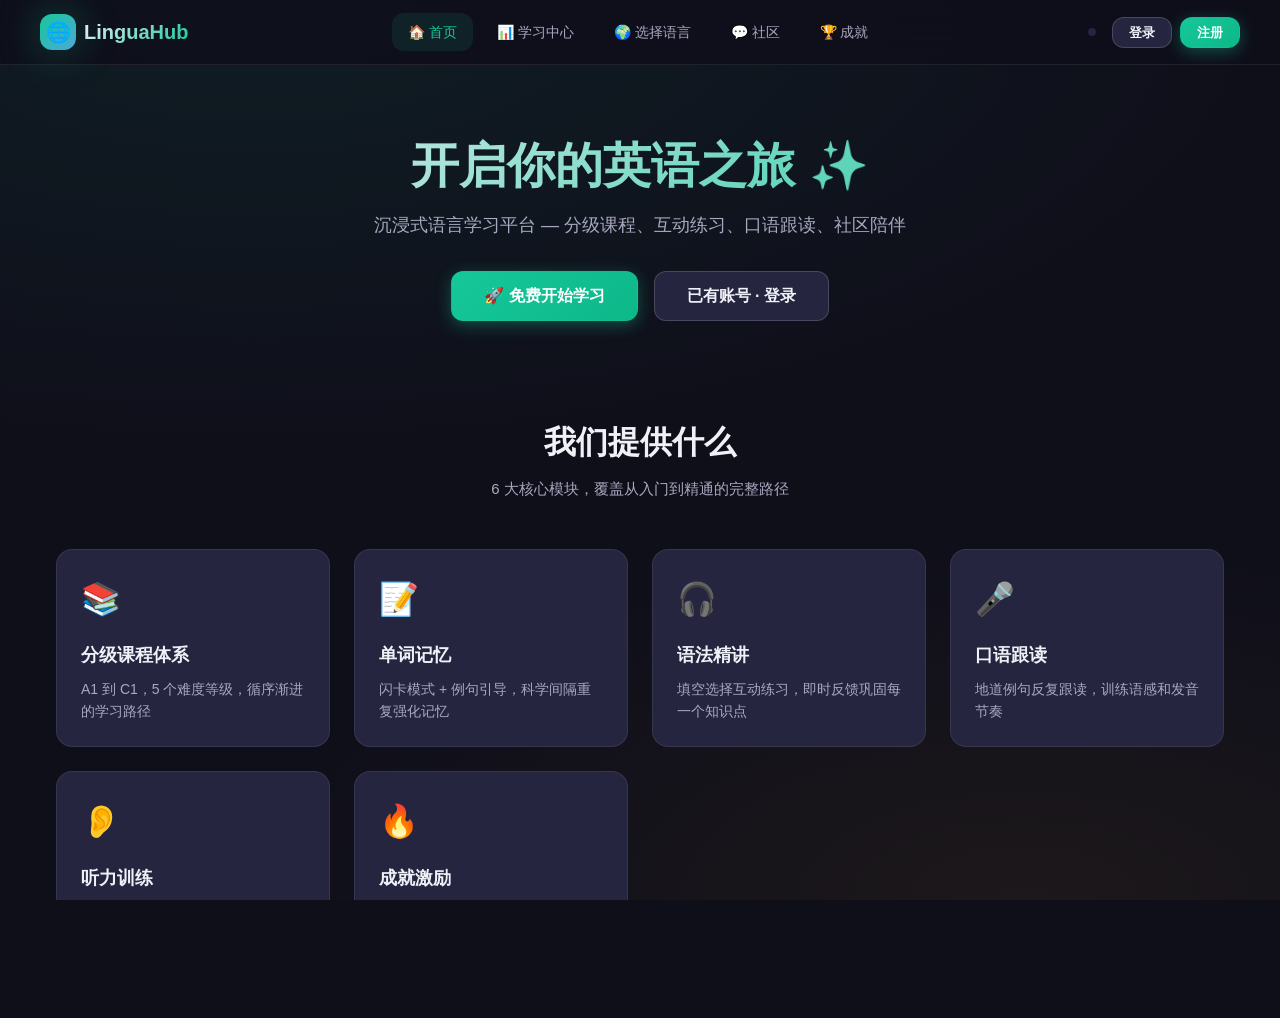
<file: index.html>
<!DOCTYPE html>
<html lang="zh-CN">
<head>
  <meta charset="UTF-8" />
  <meta name="viewport" content="width=device-width, initial-scale=1.0" />
  <meta name="description" content="LinguaHub · 语汇 — 沉浸式多语种在线教育平台，支持英语、日语、韩语的分级学习" />
  <title>LinguaHub · 语汇 | 沉浸式多语种学习平台</title>
  <link rel="icon" href="data:image/svg+xml,%3Csvg xmlns='http://www.w3.org/2000/svg' viewBox='0 0 100 100'%3E%3Ctext y='.9em' font-size='90'%3E🌐%3C/text%3E%3C/svg%3E" />
  <link rel="stylesheet" href="css/style.css" />
</head>
<body>
  <!-- 前端模块化架构：app.js 为入口，使用原生 ES Modules（零构建依赖） -->
  <script type="module" src="js/app.js"></script>
</body>
</html>
</file>
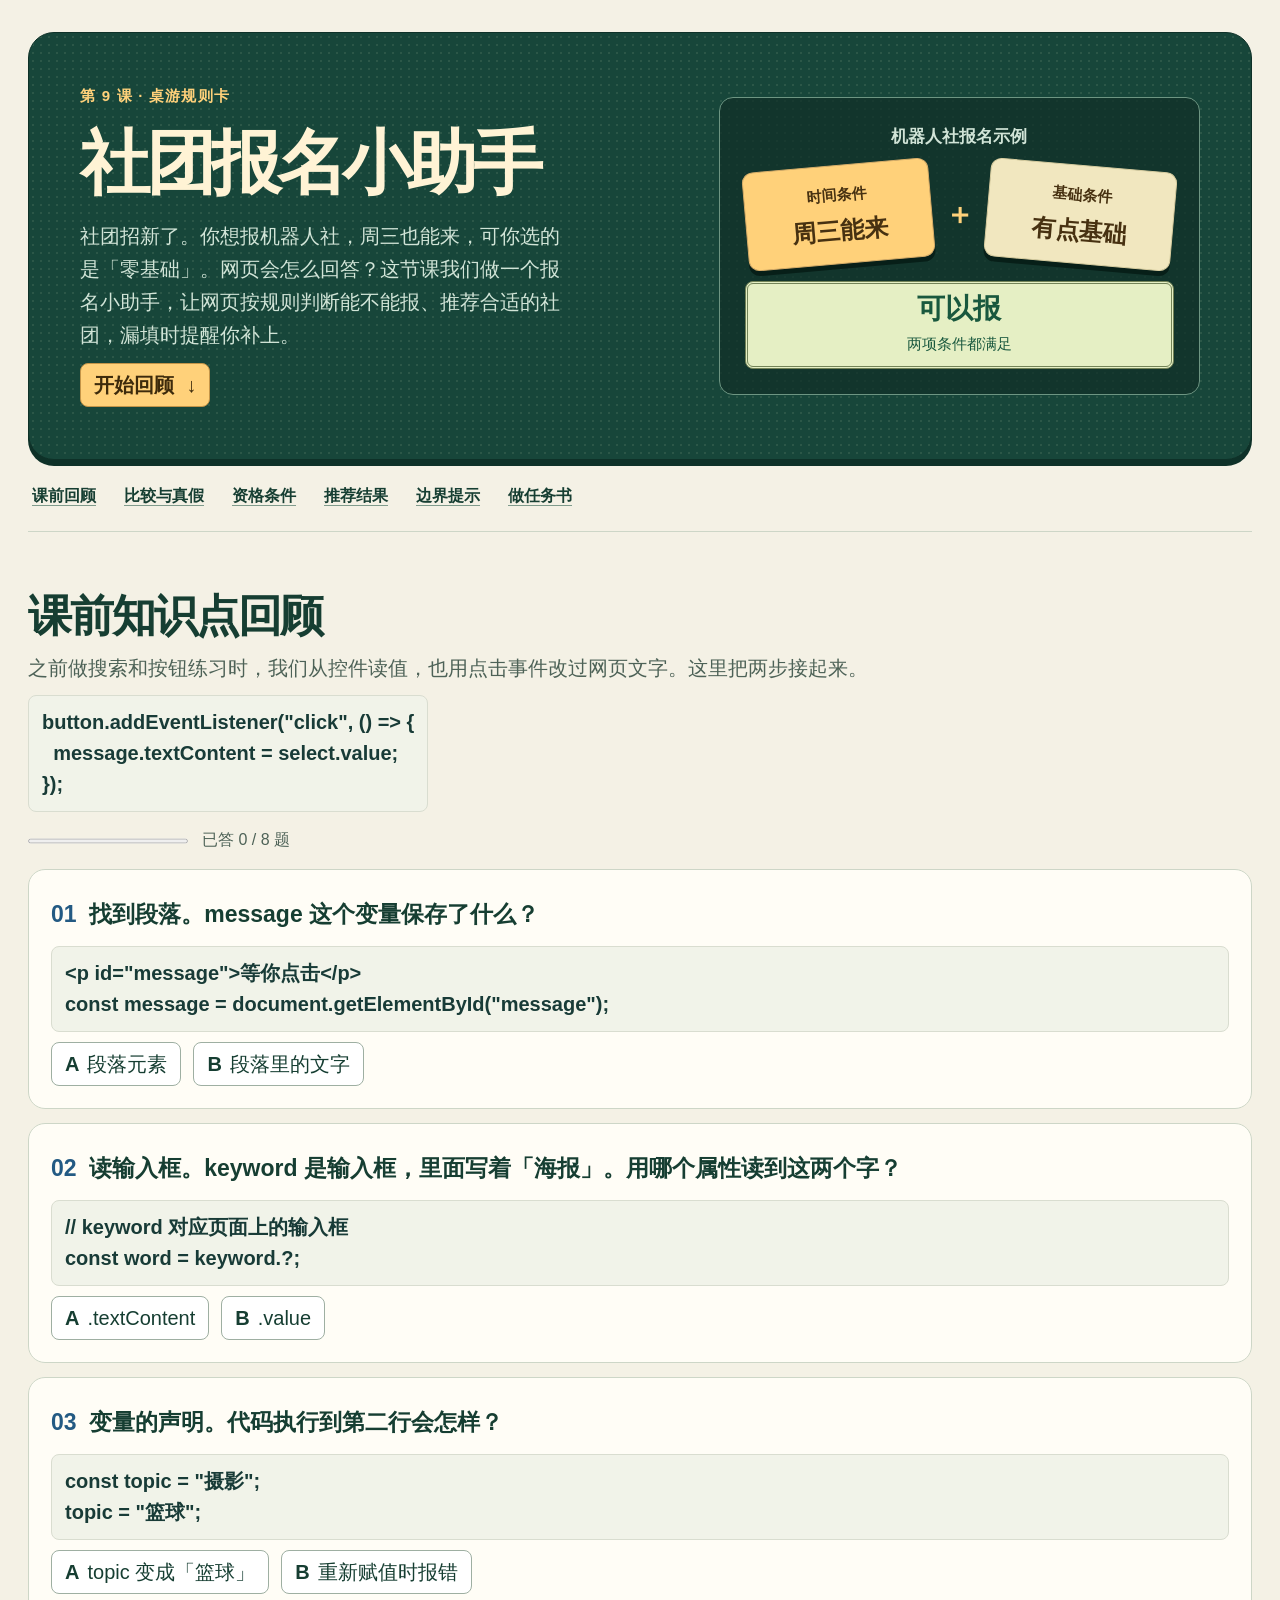
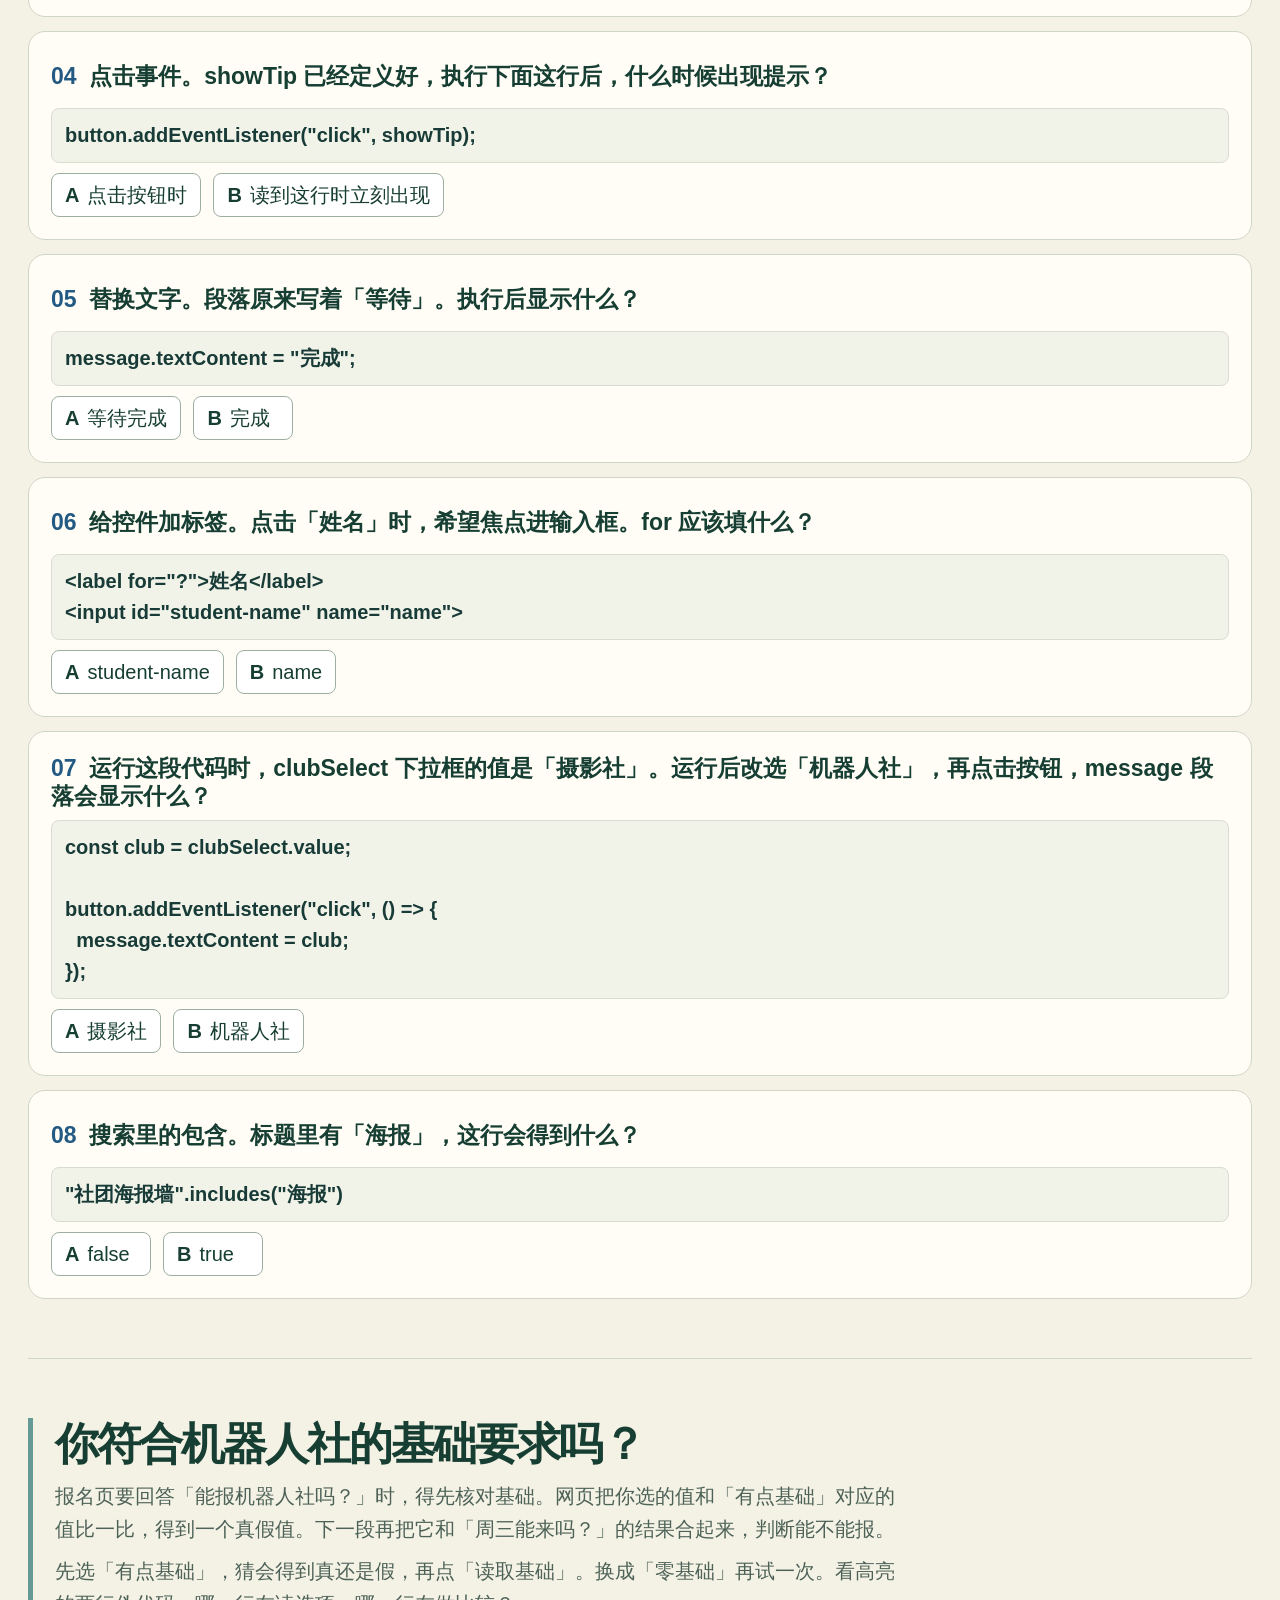
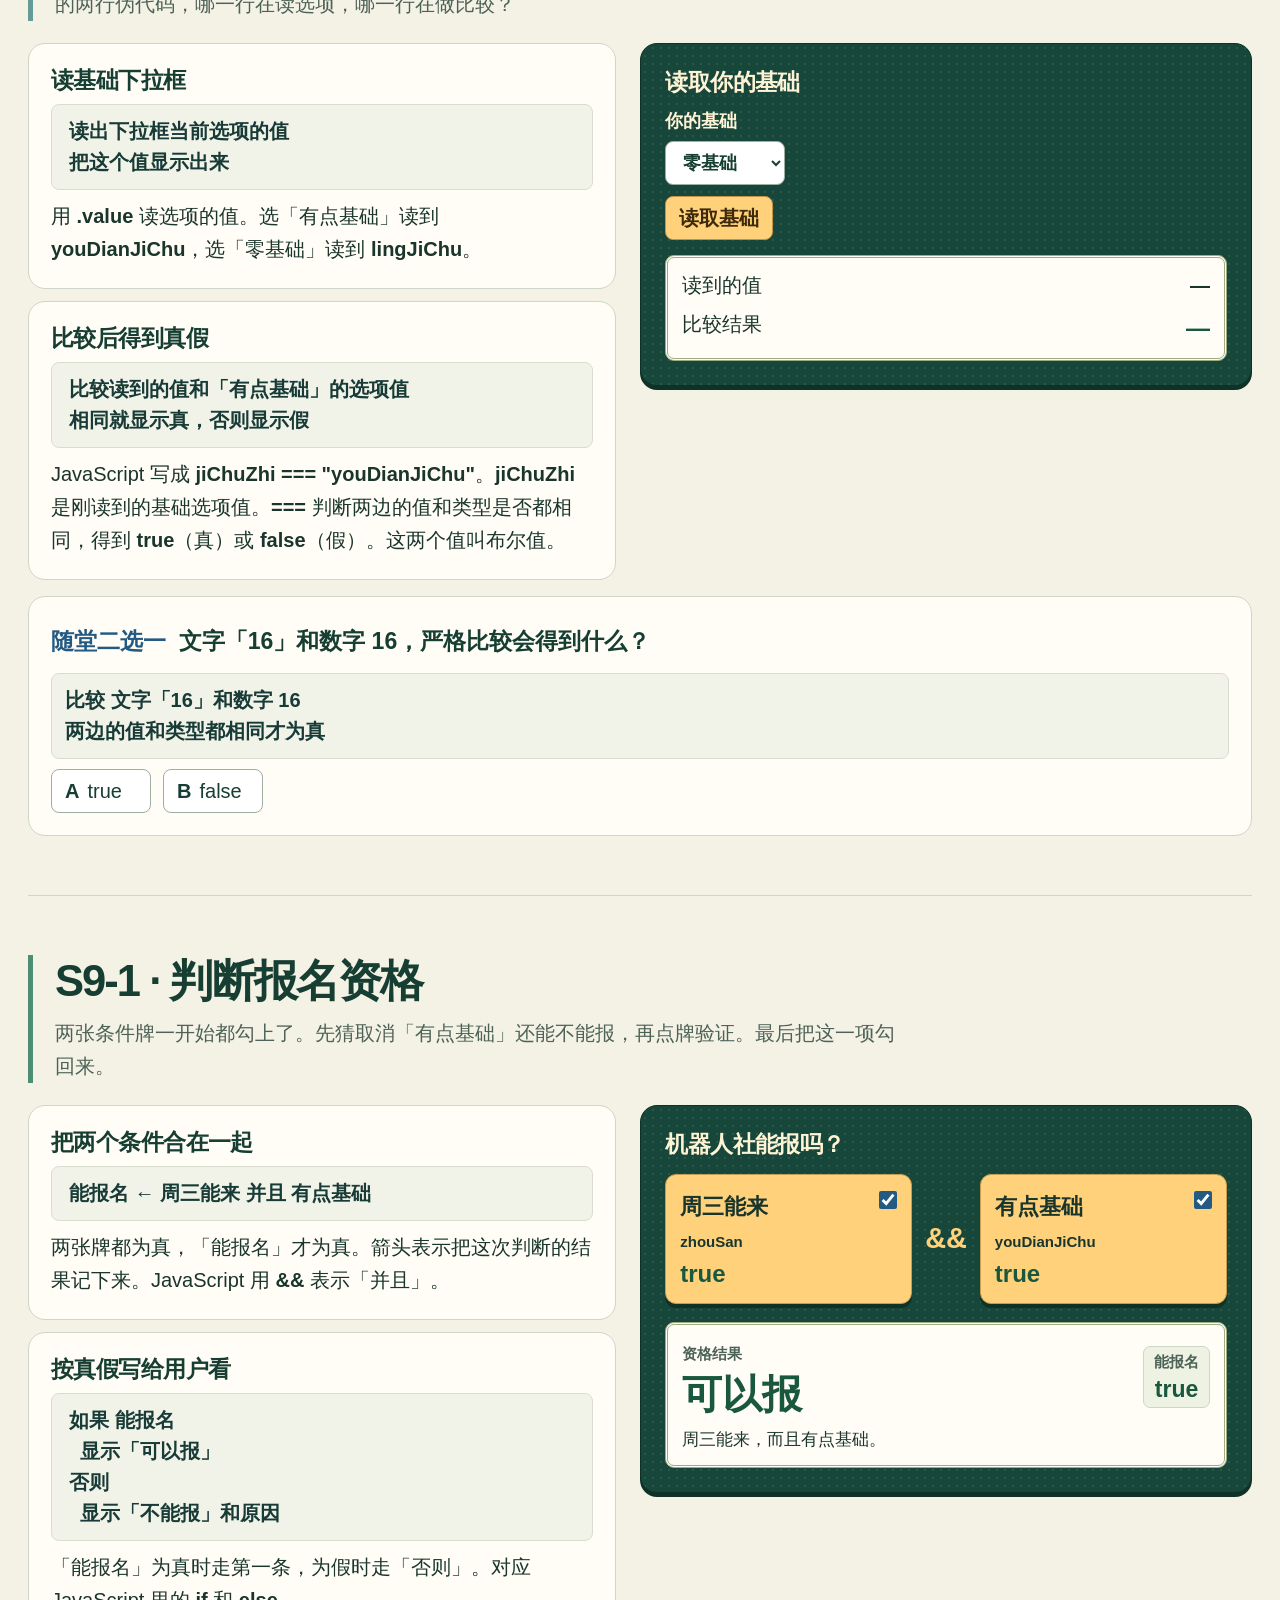
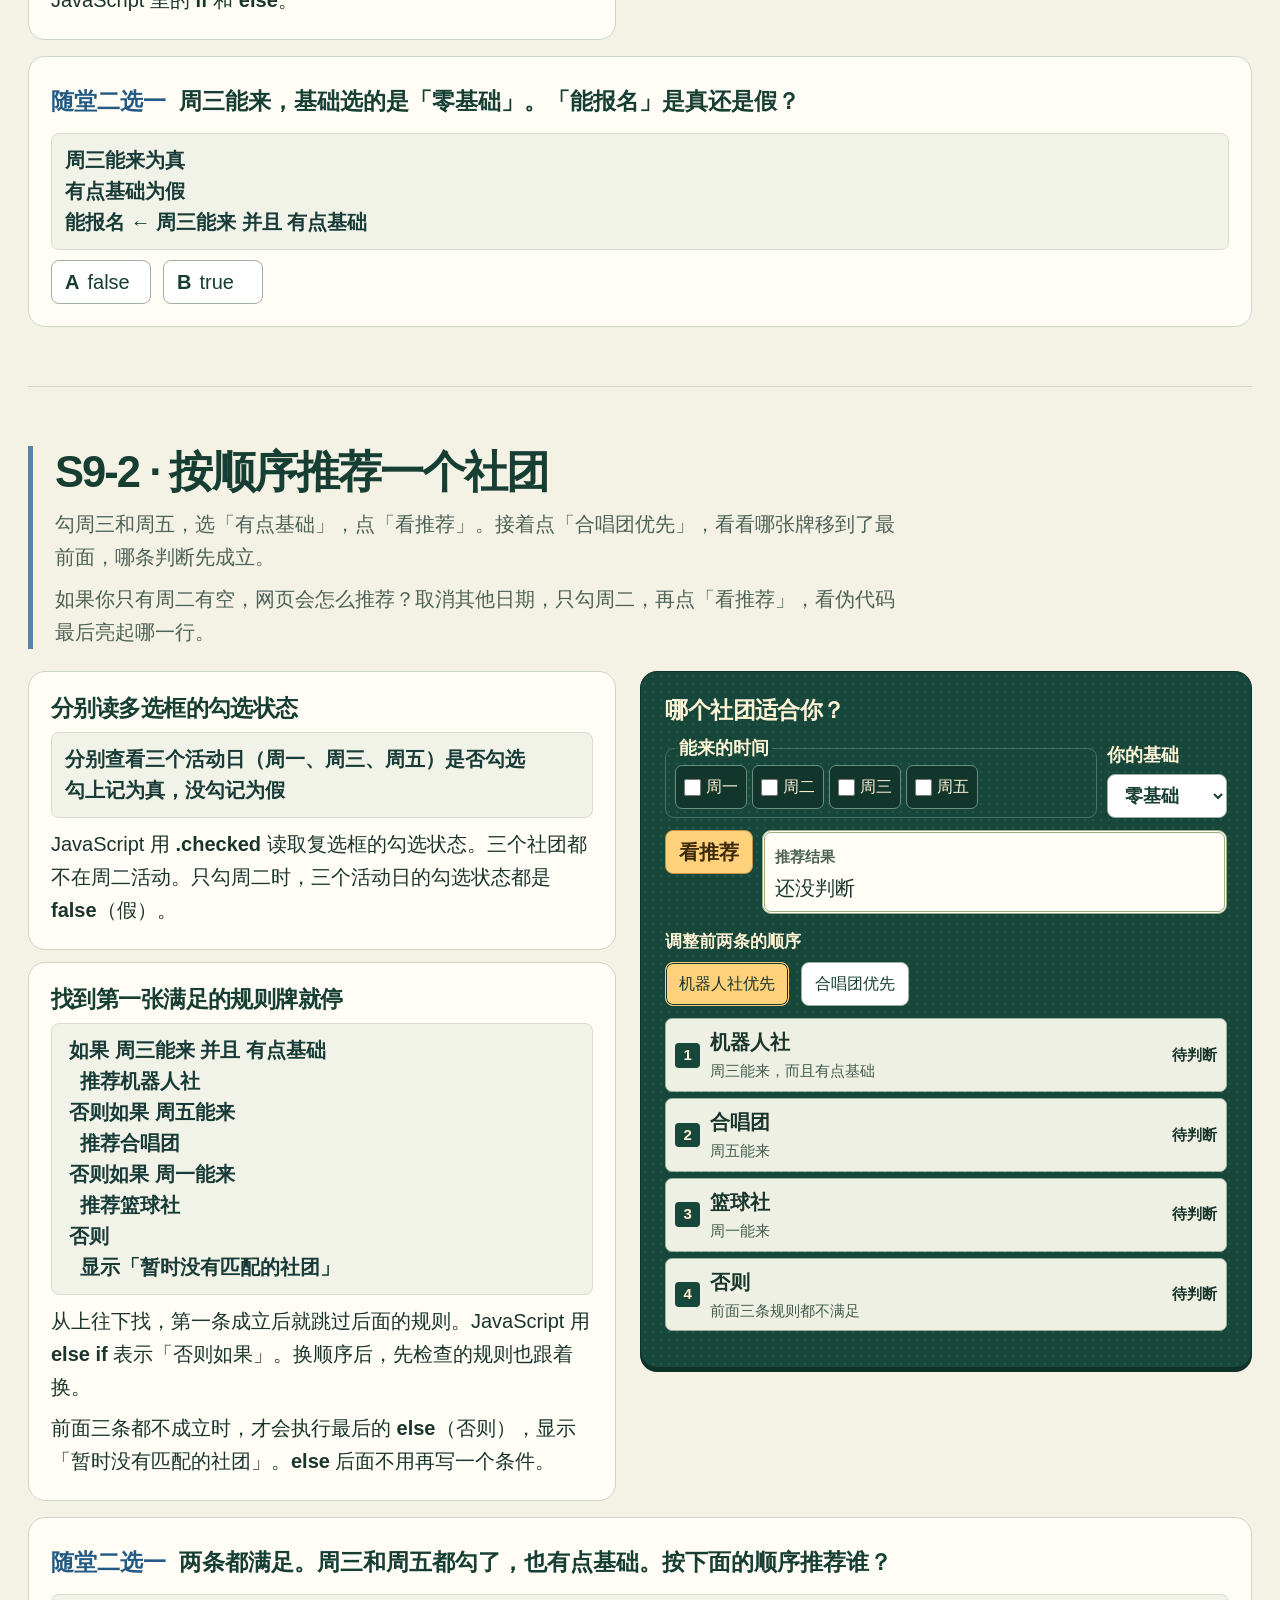
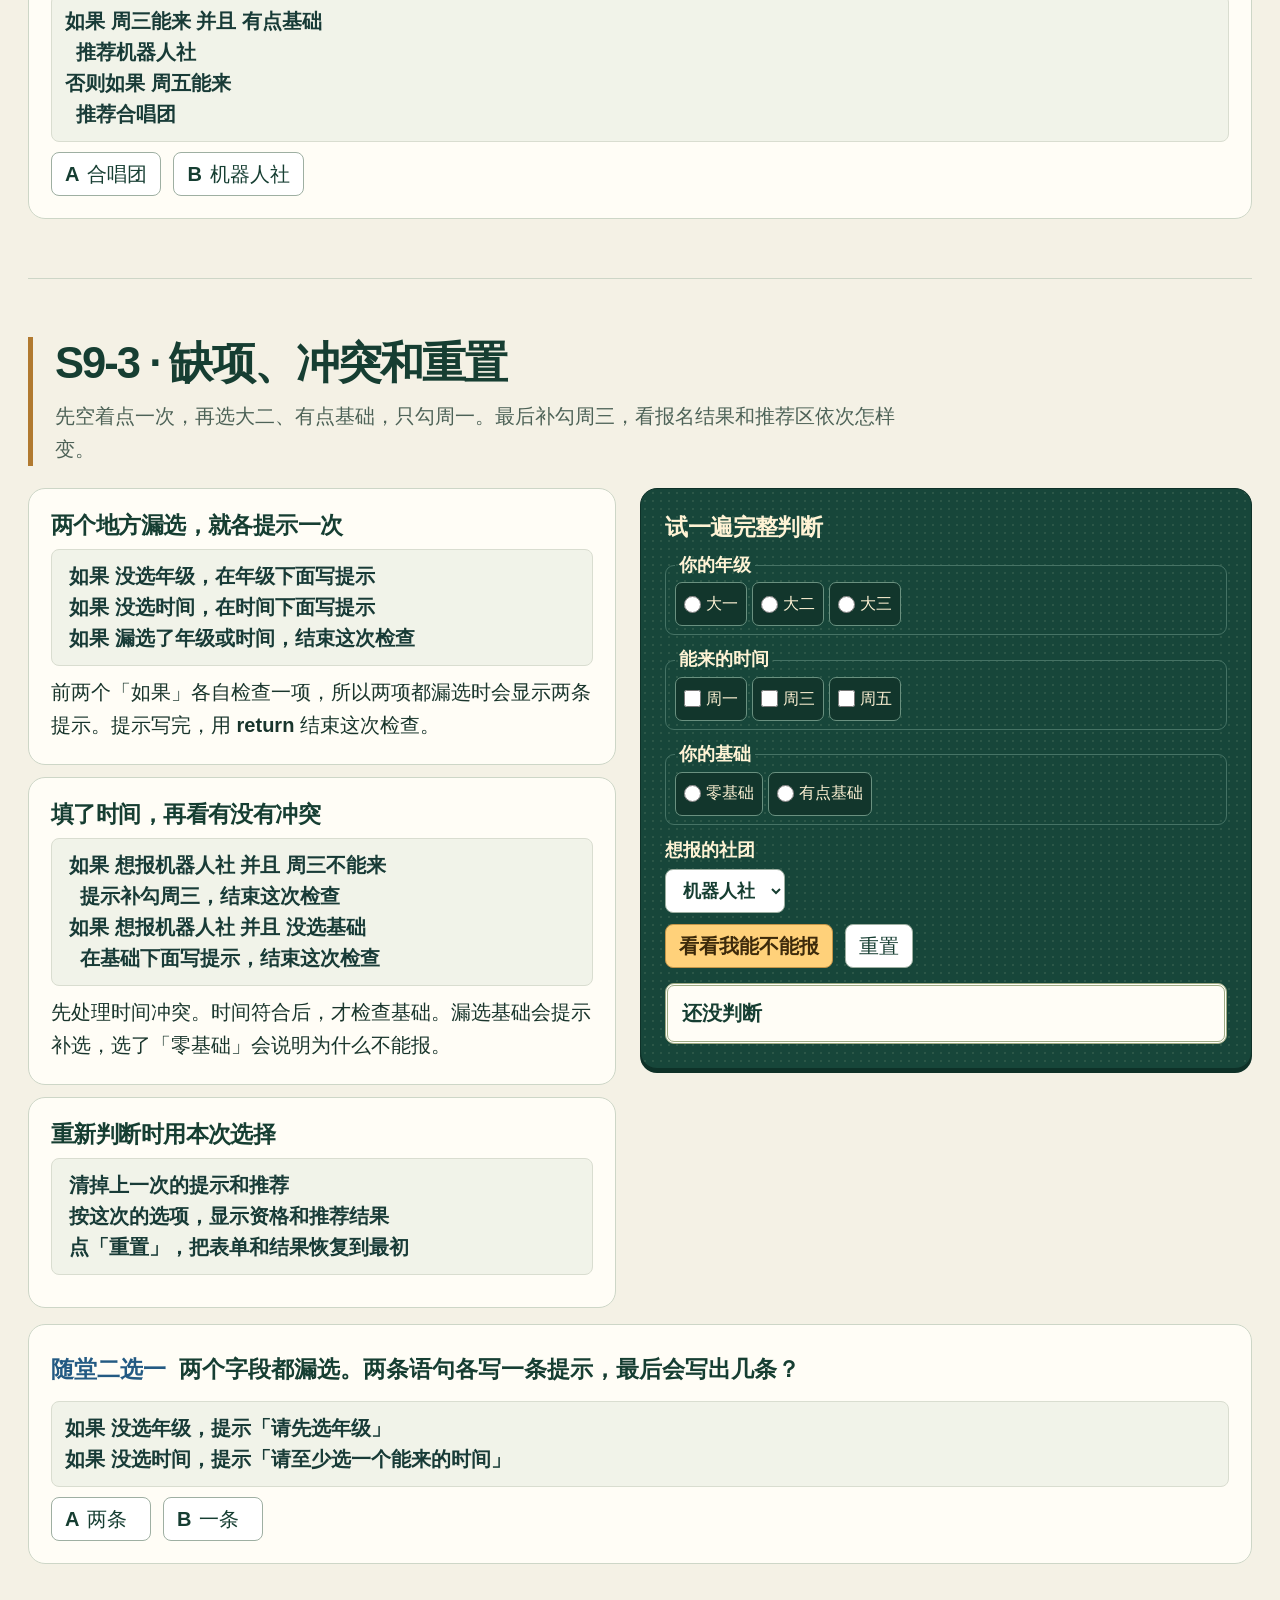
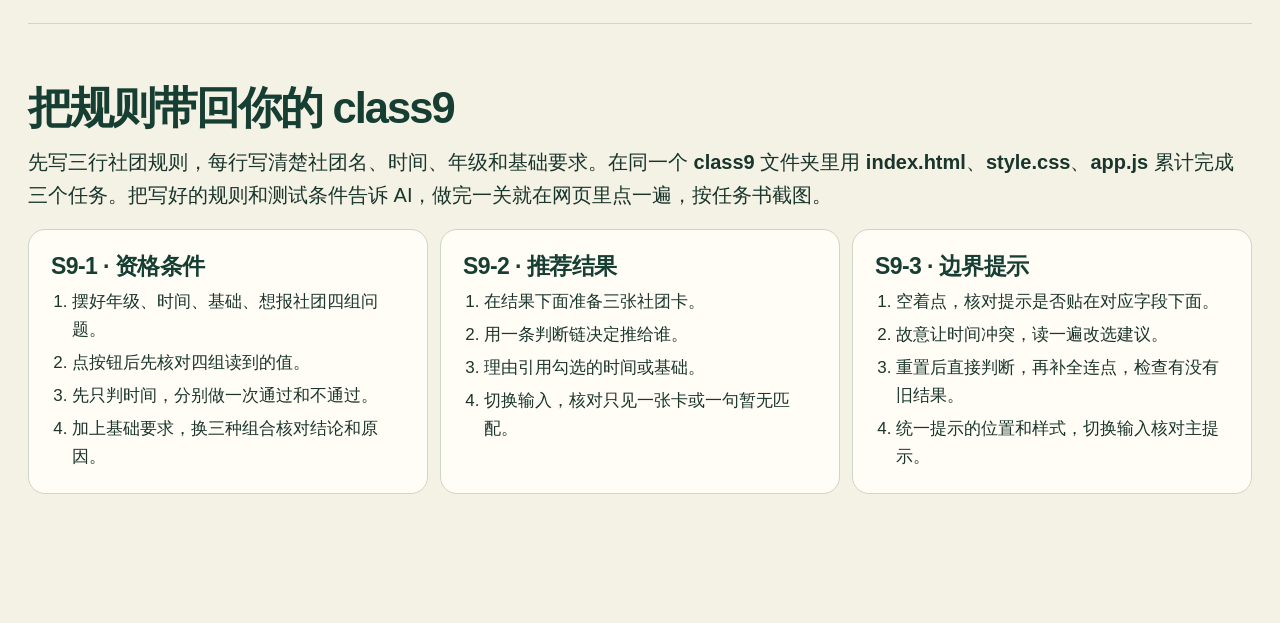
<file: output/知识点回顾讲解/index.html>
<!doctype html>
<html lang="zh-CN">
<head>
  <meta charset="utf-8">
  <meta name="viewport" content="width=device-width, initial-scale=1">
  <title>社团报名小助手 </title>
  <style>
    :root {
      --ink: #19352c;
      --heading: #163e32;
      --muted: #4d6257;
      --blue: #235a83;
      --line: #cdd6c7;
      --sky: #edf5fb;
      --paper: #fffdf6;
      --felt: #17463a;
      --felt-edge: #467365;
      --felt-rim: #0e3128;
      --felt-ink: #fff3d5;
      --felt-muted: #d1e4d7;
      --card-gold: #ffd17a;
      --card-green: #e5efc4;
      --green: #19583e;
      --green-bg: #e8f2d9;
      --yellow: #6e430c;
      --yellow-bg: #fff1ce;
      --radius: 17px;
      background: #f4f1e5;
      color: var(--ink);
      font: 20px/1.65 "Microsoft YaHei", "PingFang SC", sans-serif;
    }

    * { box-sizing: border-box; }
    body { margin: 0; }
    [hidden] { display: none !important; }
    main { width: min(1230px, calc(100% - 56px)); margin: 32px auto 70px; }
    section { scroll-margin-top: 18px; }
    h1, h2, h3, p { margin: 0; }
    h1, h2, h3 { color: var(--heading); line-height: 1.22; }
    h1 { font-size: clamp(36px, 5.5vw, 70px); letter-spacing: -.065em; text-wrap: balance; }
    h2 { font-size: clamp(30px, 3.4vw, 46px); letter-spacing: -.045em; text-wrap: balance; }
    h3 { font-size: 23px; letter-spacing: -.025em; }
    a { color: var(--blue); text-underline-offset: .22em; }
    button, select, input { font: inherit; accent-color: var(--blue); }
    button, select { cursor: pointer; }
    :focus-visible { outline: 3px solid var(--blue); outline-offset: 3px; }
    :is(.hero, .demo) :focus-visible { outline-color: #92cfff; }

    .felt {
      border: 1px solid var(--felt-rim);
      color: var(--felt-ink);
      background-color: var(--felt);
      background-image: radial-gradient(#efffc718 .75px, transparent 1.25px);
      background-size: 8px 8px;
    }

    .hero {
      display: grid;
      grid-template-columns: minmax(0, 1.1fr) minmax(0, .9fr);
      align-items: center;
      gap: clamp(22px, 4vw, 56px);
      padding: clamp(23px, 4vw, 55px);
      border-radius: 26px;
      box-shadow: 0 6px 0 var(--felt-rim);
    }

    .hero h1, .demo h3 { color: var(--felt-ink); }
    .hero-copy > p { max-width: 24em; margin-top: 14px; color: var(--felt-muted); }
    .hero-copy .eyebrow {
      margin: 0 0 12px;
      color: var(--card-gold);
      font-size: 15px;
      font-weight: 700;
      letter-spacing: .08em;
    }
    .hero-actions { margin-top: 21px; }
    .hero .start-link { display: inline-flex; align-items: center; text-decoration: none; }
    .start-link::after { content: "↓"; margin-left: .6em; }
    .hero-board {
      position: relative;
      margin: 0;
      padding: clamp(16px, 2.4vw, 25px);
      border: 1px solid #6d9582;
      border-radius: 14px;
      background: #102f26b5;
      text-align: center;
    }

    .hero-board figcaption { font-size: 17px; font-weight: 700; color: var(--felt-muted); }
    .card-row {
      display: grid;
      grid-template-columns: minmax(0, 1fr) auto minmax(0, 1fr);
      gap: clamp(5px, 1vw, 13px);
      align-items: center;
    }
    .hero-board .card-row { margin: 14px 0 17px; }
    .sample-card {
      display: grid;
      gap: 7px;
      padding: 17px 6px;
      border: 1px solid #d6ad69;
      border-radius: 11px;
      background: var(--card-gold);
      color: #473111;
      box-shadow: 0 5px 0 #071f18;
      transform: rotate(-5deg);
    }
    .sample-card:last-child { background: #f1e7bf; border-color: #d7cda0; transform: rotate(5deg); }
    .sample-card small { font-size: 15px; font-weight: 700; }
    .sample-card strong { font-size: clamp(17px, 2vw, 24px); line-height: 1.3; }
    .join-mark { color: var(--card-gold); font: 800 clamp(18px, 2.4vw, 29px)/1.2 "Microsoft YaHei", "PingFang SC", sans-serif; }
    .sample-result {
      padding: 7px 12px;
      border: 3px double #728357;
      border-radius: 8px;
      background: var(--card-green);
      color: var(--green);
    }
    .sample-result strong { display: block; font-size: 28px; line-height: 1.25; }
    .sample-result span { font-size: 15px; }

    .values { display: grid; grid-template-columns: 1fr auto; gap: 6px 16px; margin: 11px 0; }
    .values dd { margin: 0; text-align: right; font-weight: 800; }

    .section-nav { display: flex; flex-wrap: wrap; gap: 2px 20px; padding: 15px 0 12px; font-size: 16px; }
    .section-nav a {
      display: inline-flex;
      align-items: center;
      min-height: 44px;
      padding: 0 4px;
      color: var(--heading);
      font-weight: 700;
      text-decoration: underline;
      text-decoration-color: #7f9b8c;
    }
    .section-nav a:hover { color: var(--blue); text-decoration-color: currentColor; }
    .review, .topic, .project-notes { padding: clamp(28px, 4.6vw, 60px) 0; border-top: 1px solid var(--line); }
    .topic-head {
      padding-left: clamp(12px, 2vw, 22px);
      border-left: 5px solid #4b8e74;
    }

    .review-head p, .topic-head p { margin-top: 9px; max-width: 42em; color: var(--muted); }
    .review-head pre { width: fit-content; max-width: 100%; margin-bottom: 0; }
    .review-progress { display: flex; align-items: center; flex-wrap: wrap; gap: 8px 14px; margin: 15px 0; color: var(--muted); font-size: 16px; }
    progress { width: 160px; height: 10px; accent-color: var(--green); }
    #review-list { display: grid; grid-template-columns: minmax(0, 1fr); gap: 14px; }
    .question {
      position: relative;
      z-index: 2;
      min-width: 0;
      padding: clamp(14px, 2.4vw, 22px);
      border: 1px solid var(--line);
      border-radius: var(--radius);
      background: var(--paper);
    }

    .question[data-current] { background: var(--sky); border-color: #86abc9; box-shadow: inset 4px 0 var(--blue); }
    .question-title {
      min-height: 44px;
      width: 100%;
      padding: 0;
      border: 0;
      border-radius: 4px;
      background: transparent;
      color: var(--heading);
      text-align: left;
      font-weight: 700;
    }

    .question-title .number { margin-right: .55em; color: var(--blue); }
    .current-label {
      display: none;
      margin-left: .5em;
      padding: 0 7px;
      border-radius: 5px;
      background: #d9eaf8;
      color: var(--blue);
      font-size: 14px;
      white-space: nowrap;
    }

    [aria-current="true"] .current-label { display: inline-block; }
    .answer-choices, .actions, .options { display: flex; flex-wrap: wrap; gap: 8px 12px; }
    .choice, .action, select {
      min-height: 44px;
      padding: 7px 13px;
      border: 1px solid #9eafa2;
      border-radius: 8px;
      background: #fff;
      color: var(--heading);
      line-height: 1.4;
    }

    .choice { min-width: 100px; text-align: left; }
    .choice:hover, .action:hover { background: var(--sky); }
    .choice b { margin-right: 8px; }
    .choice[aria-pressed="true"], .action[aria-pressed="true"] { box-shadow: inset 0 0 0 1px currentColor; }
    .primary { background: var(--card-gold); color: #3d2a0b; border-color: #c39448; font-weight: 800; }
    .primary:hover { background: #ffe2a5; }
    .choice[data-result="correct"], .correct { color: var(--green); background: var(--green-bg); border-color: #9dc9ab; }
    .choice[data-result="wrong"], .wrong { color: var(--yellow); background: var(--yellow-bg); border-color: #e4c876; }
    .answer-judgment { margin: 9px 0 5px; font-weight: 700; }
    .answer-notes { display: grid; gap: 6px; font-size: 18px; }
    .answer-notes p { padding: 6px 10px; border-left: 3px solid; border-radius: 4px; }
    .answer-notes b { margin-right: 8px; }

    .topic-head { margin-bottom: 22px; }
    .compare .topic-head { border-left-color: #669a96; }
    .recommend .topic-head { border-left-color: #5883a9; }
    .boundary .topic-head { border-left-color: #b17a30; }
    .demo-layout { display: grid; grid-template-columns: minmax(0, 1fr) minmax(0, 1.04fr); gap: 16px 24px; align-items: start; }
    .code-stack { grid-column: 1; grid-row: 1; display: grid; gap: 12px; min-width: 0; }
    .code-block, .project-step {
      min-width: 0;
      padding: clamp(15px, 2vw, 22px);
      border: 1px solid var(--line);
      border-radius: var(--radius);
      background: var(--paper);
      overflow-wrap: anywhere;
    }

    .code-block p { margin-top: 8px; }
    pre {
      margin: 10px 0;
      padding: 11px 13px;
      border: 1px solid #d9ddd0;
      border-radius: 8px;
      background: #f1f3e9;
      color: #183b37;
      font: 700 20px/1.55 "Microsoft YaHei", "PingFang SC", sans-serif;
      white-space: pre-wrap;
      overflow-wrap: anywhere;
    }

    code { font: inherit; font-weight: 700; }
    .code-line {
      display: block;
      width: 100%;
      padding: 0 4px;
      border: 0;
      border-radius: 4px;
      background: transparent;
      color: inherit;
      text-align: left;
      white-space: pre-wrap;
      overflow-wrap: anywhere;
    }

    button.code-line:hover { background: #e5edf1; }
    .code-line[data-highlight] { background: #dcecf7; box-shadow: inset 3px 0 var(--blue); }
    .demo {
      grid-column: 2;
      grid-row: 1;
      position: relative;
      z-index: 1;
      min-width: 0;
      padding: clamp(15px, 2vw, 24px);
      border-radius: var(--radius);
      box-shadow: 0 4px 0 var(--felt-rim);
      scroll-margin-top: 18px;
      overflow-wrap: anywhere;
    }
    .demo > p { margin-top: 6px; color: var(--felt-muted); font-size: 18px; }
    .demo[data-updated] { border-color: #a7c6ad; box-shadow: 0 4px 0 var(--felt-rim), 0 0 0 2px #9cbe9e; }
    .updated-label {
      position: absolute;
      top: -12px;
      right: 14px;
      visibility: hidden;
      padding: 0 8px;
      border: 1px solid #a4b995;
      border-radius: 6px;
      background: var(--card-green);
      color: var(--heading);
      font-size: 14px;
      pointer-events: none;
    }

    [data-updated] > .updated-label { visibility: visible; }
    .fields { display: flex; flex-wrap: wrap; gap: 10px 16px; margin: 11px 0; }
    .field { display: grid; align-content: start; gap: 4px; font-size: 18px; font-weight: 700; }
    fieldset { min-width: 0; margin: 10px 0; padding: 2px 9px 8px; border: 1px solid var(--felt-edge); border-radius: 9px; }
    legend { padding: 0 4px; color: var(--felt-ink); font-size: 18px; font-weight: 700; }
    .options { gap: 5px; }
    .options label {
      display: inline-flex;
      align-items: center;
      min-height: 44px;
      gap: 5px;
      padding: 4px 8px;
      border: 1px solid #6a9180;
      border-radius: 7px;
      background: #12362c;
      font-size: 16px;
      cursor: pointer;
    }
    .options label:has(input:checked) { background: var(--card-gold); color: var(--ink); border-color: var(--card-gold); }
    .options input { width: 17px; height: 17px; margin: 0; }
    .actions { margin-top: 11px; }
    .result-box {
      margin-top: 15px;
      padding: 11px 14px;
      border: 3px double #9eab83;
      border-radius: 9px;
      background: var(--paper);
      color: var(--ink);
    }
    .result-box .values { margin: 0; }
    .result-box strong { color: var(--heading); }
    .result-box strong[data-kind="pass"] { color: var(--green); }
    .result-box strong[data-kind="warn"] { color: var(--yellow); }
    .result-box p { min-height: 1.6em; }
    .result-box p + p { margin-top: 3px; }
    .result-box .minor, .field-hint { font-size: 16px; }
    .result-box .values + p { margin-top: 8px; padding-top: 7px; border-top: 1px solid var(--line); }
    .field-hint { margin-top: 5px; color: #ffdfa0; font-weight: 700; }
    .field-hint:empty { margin-top: 0; }
    fieldset:has(.field-hint:not(:empty)) { border-color: #f7ce70; }
    .boundary-result:has(#bound-status:empty):not(:has([data-club]:not([hidden]), [data-no-match]:not([hidden]))) { display: none; }
    .priority { margin-top: 14px; }
    .priority p { font-size: 17px; font-weight: 700; }
    .priority .actions { margin-top: 6px; }
    .priority .action { font-size: 16px; }
    .priority .action[aria-pressed="true"] { background: var(--card-gold); color: var(--ink); border-color: var(--card-gold); }
    .recommendations:has(> :not([hidden])) { margin-top: 9px; }
    .club { padding: 9px 12px; border: 1px solid #a8cfb8; border-left: 4px solid #479c72; border-radius: 8px; background: var(--green-bg); }
    .club h4 { margin: 0 0 2px; color: var(--green); font-size: 23px; }
    .club p, .recommendations > p { font-size: 17px; }
    .quick { grid-column: 1 / -1; }
    .project-notes > p { margin: 10px 0 17px; }
    .project-steps { display: grid; grid-template-columns: repeat(3, minmax(0, 1fr)); gap: 12px; }
    .project-step ol { padding-inline-start: 1.25em; margin: 8px 0 0; font-size: 17px; }
    .project-step li + li { margin-top: 5px; }
    .ripple-toggle { display: none; font-size: 16px; }

    .condition-row { margin: 16px 0 18px; }
    .condition-card {
      display: grid;
      grid-template-columns: minmax(0, 1fr) auto;
      gap: 5px 4px;
      min-width: 0;
      padding: clamp(8px, 1.5vw, 14px);
      border: 1px solid #b7c6b7;
      border-radius: 11px;
      background: #e5e9dc;
      color: var(--ink);
      box-shadow: 0 4px 0 var(--felt-rim);
      cursor: pointer;
    }
    .condition-card:has(input:checked) { background: var(--card-gold); border-color: #c49c54; }
    .condition-card:hover { box-shadow: 0 4px 0 var(--felt-rim), 0 0 0 2px #fff1b7; }
    .condition-card:has(input:focus-visible) { outline: 3px solid #92cfff; outline-offset: 3px; }
    .condition-card input { width: 18px; height: 18px; margin: 2px 0 0; }
    .condition-card code { align-self: center; font-size: 15px; }
    .condition-card code, .condition-card .condition-value { grid-column: 1 / -1; }
    .condition-card strong { font-size: clamp(17px, 2vw, 22px); }
    .condition-value { color: var(--yellow); font-size: 24px; line-height: 1.2; font-weight: 800; }
    .condition-card:has(input:checked) .condition-value { color: var(--green); }
    .result-heading { display: flex; align-items: center; justify-content: space-between; flex-wrap: wrap; gap: 6px 14px; }
    .result-heading .label { color: var(--muted); font-size: 15px; font-weight: 700; }
    .result-heading .verdict { display: block; font-size: clamp(28px, 3.2vw, 40px); line-height: 1.25; }
    .truth-chip {
      display: grid;
      justify-items: center;
      padding: 3px 10px;
      border: 1px solid var(--line);
      border-radius: 7px;
      background: #edf2e3;
    }
    .truth-chip strong { font-size: 23px; line-height: 1.25; }
    .qual-result .minor { margin-top: 7px; font-size: 17px; }
    #compare-result { color: var(--green); font-size: 24px; }
    #compare-result[data-kind="warn"] { color: var(--yellow); }

    .rec-setup {
      display: grid;
      grid-template-columns: minmax(0, 1fr) auto;
      gap: 10px;
      align-items: end;
      margin: 10px 0 12px;
    }
    .rec-setup fieldset { margin: 0; }
    .rec-judge {
      display: grid;
      grid-template-columns: auto minmax(0, 1fr);
      gap: 9px;
      align-items: start;
    }
    .rec-result { margin: 0; padding: 6px 10px; }
    .rec-result > strong { color: var(--muted); font-size: 15px; }
    .rec-result:has(.club:not([hidden])) { background: var(--card-green); }
    .rec-result .recommendations { margin-top: 0; }
    .rec-result .club { padding: 0; border: 0; background: transparent; }
    .rule-order {
      display: grid;
      gap: 6px;
      padding: 0;
      margin: 12px 0;
      list-style: none;
      counter-reset: rule;
    }
    .rule-order li {
      display: grid;
      grid-template-columns: auto minmax(0, 1fr) auto;
      align-items: center;
      column-gap: 10px;
      padding: 7px 9px;
      border: 1px solid #9db3a1;
      border-radius: 7px;
      background: #eef0e4;
      color: var(--ink);
      counter-increment: rule;
    }
    .rule-order li::before {
      content: counter(rule);
      min-width: 25px;
      border-radius: 4px;
      background: var(--felt);
      color: var(--felt-ink);
      font-size: 15px;
      font-weight: 800;
      text-align: center;
    }
    .rule-order li[data-branch="match"] { background: var(--card-green); border-color: #aac281; }
    .rule-order li[data-branch="skip"] { background: #dde4d9; }
    .rule-order small { display: block; color: #425b50; font-size: 15px; }
    .rule-order [data-branch-label] { font-size: 15px; font-weight: 800; }
    .rule-order li[data-branch="match"] [data-branch-label] { color: var(--green); }

    .lecture-ripple { position: fixed; inset: 0; z-index: 5; overflow: clip; pointer-events: none; }
    .lecture-ripple::before, .lecture-ripple::after {
      content: "";
      position: absolute;
      top: var(--click-y);
      left: var(--click-x);
      width: clamp(205px, 49vw, 500px);
      aspect-ratio: 1;
      translate: -50% -50%;
      border-radius: 50%;
      scale: .12;
      opacity: 0;
      mask-image: radial-gradient(closest-side, transparent 70%, #000 83%, transparent);
      animation: wave-expand 880ms ease-out both;
    }

    .lecture-ripple::before { background: #8fbea340; backdrop-filter: blur(1px); }
    .lecture-ripple::after { background: #accdb441; animation-delay: 150ms; }
    @keyframes wave-expand {
      13% { opacity: .7; }
      to { scale: 1; opacity: 0; }
    }

    @media (min-width: 841px) and (min-height: 820px) {
      .demo { position: sticky; top: 18px; }
    }

    @media (max-width: 840px) {
      main { width: calc(100% - 28px); margin-top: 14px; }
      .hero, .demo-layout { grid-template-columns: minmax(0, 1fr); }
      .demo, .code-stack { grid-column: auto; grid-row: auto; }
      .hero-board { width: min(100%, 500px); }
      .project-steps { grid-template-columns: minmax(0, 1fr); }
    }

    @media (max-width: 420px) {
      .hero { padding: 19px; }
      .hero-board { padding: 12px; }
      .section-nav { column-gap: 10px; }
      .condition-card code { font-size: 13px; }
      .rec-setup { grid-template-columns: minmax(0, 1fr); }
      .rule-order li { column-gap: 6px; }
      .rule-order small, .rule-order [data-branch-label] { font-size: 14px; }
    }

    @media (prefers-reduced-motion: reduce) {
      .ripple-toggle { display: inline-block; }
      .lecture-ripple:not(.wave-enabled)::before {
        animation: none;
        scale: .22;
        opacity: 1;
        mask-image: none;
        backdrop-filter: none;
        background: radial-gradient(closest-side, #96bfab48, transparent);
      }
      .lecture-ripple:not(.wave-enabled)::after { display: none; }
    }
  </style>
</head>
<body>
<main>
  <header class="hero felt">
    <div class="hero-copy">
      <p class="eyebrow">第 9 课 · 桌游规则卡</p>
      <h1>社团报名小助手</h1>
      <p>社团招新了。你想报机器人社，周三也能来，可你选的是「零基础」。网页会怎么回答？这节课我们做一个报名小助手，让网页按规则判断能不能报、推荐合适的社团，漏填时提醒你补上。</p>
      <div class="actions hero-actions">
        <a class="action primary start-link" href="#review">开始回顾</a>
        <button class="action ripple-toggle" type="button" id="ripple-toggle" aria-pressed="false">启用水波动画</button>
      </div>
    </div>
    <figure class="hero-board">
      <figcaption>机器人社报名示例</figcaption>
      <div class="card-row">
        <div class="sample-card"><small>时间条件</small><strong>周三能来</strong></div>
        <span class="join-mark">＋</span>
        <div class="sample-card"><small>基础条件</small><strong>有点基础</strong></div>
      </div>
      <p class="sample-result"><strong>可以报</strong><span>两项条件都满足</span></p>
    </figure>
  </header>

  <nav class="section-nav" aria-label="本页讲解">
    <a href="#review">课前回顾</a>
    <a href="#compare">比较与真假</a>
    <a href="#qualification">资格条件</a>
    <a href="#recommend">推荐结果</a>
    <a href="#boundary">边界提示</a>
    <a href="#project">做任务书</a>
  </nav>

  <section id="review" class="review" aria-labelledby="review-title">
    <div class="review-head">
      <h2 id="review-title">课前知识点回顾</h2>
      <p>之前做搜索和按钮练习时，我们从控件读值，也用点击事件改过网页文字。这里把两步接起来。</p>
      <pre><code>button.addEventListener("click", () =&gt; {
  message.textContent = select.value;
});</code></pre>
    </div>
    <div class="review-progress">
      <progress id="review-progress" value="0" aria-label="课前回顾答题进度"></progress>
      <span id="review-count" role="status"></span>
    </div>
    <div id="review-list"></div>
  </section>

  <section id="compare" class="topic compare" aria-labelledby="compare-title">
    <header class="topic-head">
      <h2 id="compare-title">你符合机器人社的基础要求吗？</h2>
      <p>报名页要回答「能报机器人社吗？」时，得先核对基础。网页把你选的值和「有点基础」对应的值比一比，得到一个真假值。下一段再把它和「周三能来吗？」的结果合起来，判断能不能报。</p>
      <p>先选「有点基础」，猜会得到真还是假，再点「读取基础」。换成「零基础」再试一次。看高亮的两行伪代码，哪一行在读选项，哪一行在做比较？</p>
    </header>
    <div class="demo-layout">
      <div class="demo felt" id="compare-demo">
        <span class="updated-label" aria-hidden="true">刚刚更新</span>
        <h3>读取你的基础</h3>
        <div class="fields">
          <label class="field" for="compare-level">你的基础
            <select id="compare-level">
              <option value="lingJiChu">零基础</option>
              <option value="youDianJiChu">有点基础</option>
            </select>
          </label>
        </div>
        <button type="button" class="action primary" id="read-level">读取基础</button>
        <div class="result-box" role="status">
          <dl class="values">
            <dt>读到的值</dt><dd id="compare-value">—</dd>
            <dt>比较结果</dt><dd id="compare-result">—</dd>
          </dl>
        </div>
      </div>
      <div class="code-stack">
        <div class="code-block">
          <h3>读基础下拉框</h3>
          <pre aria-label="中文伪代码"><code><button type="button" class="code-line" data-cue="compare-read">读出下拉框当前选项的值</button><span class="code-line">把这个值显示出来</span></code></pre>
          <p>用 <code>.value</code> 读选项的值。选「有点基础」读到 <code>youDianJiChu</code>，选「零基础」读到 <code>lingJiChu</code>。</p>
        </div>
        <div class="code-block">
          <h3>比较后得到真假</h3>
          <pre aria-label="中文伪代码"><code><button type="button" class="code-line" data-cue="compare-judge">比较读到的值和「有点基础」的选项值</button><span class="code-line">相同就显示真，否则显示假</span></code></pre>
          <p>JavaScript 写成 <code>jiChuZhi === "youDianJiChu"</code>。<code>jiChuZhi</code> 是刚读到的基础选项值。<code>===</code> 判断两边的值和类型是否都相同，得到 <code>true</code>（真）或 <code>false</code>（假）。这两个值叫布尔值。</p>
        </div>
      </div>
      <div class="quick" id="check-compare"></div>
    </div>
  </section>

  <section id="qualification" class="topic" aria-labelledby="qualification-title">
    <header class="topic-head">
      <h2 id="qualification-title">S9-1 · 判断报名资格</h2>
      <p>两张条件牌一开始都勾上了。先猜取消「有点基础」还能不能报，再点牌验证。最后把这一项勾回来。</p>
    </header>
    <div class="demo-layout">
      <div class="demo felt" id="qual-demo">
        <span class="updated-label" aria-hidden="true">刚刚更新</span>
        <h3>机器人社能报吗？</h3>
        <div class="card-row condition-row" role="group" aria-label="报名条件牌">
          <label class="condition-card" for="qual-day">
            <strong id="qual-day-label">周三能来</strong>
            <input type="checkbox" id="qual-day" aria-labelledby="qual-day-label" checked>
            <code>zhouSan</code>
            <span class="condition-value" id="qual-has-wed">true</span>
          </label>
          <code class="join-mark" aria-label="并且">&amp;&amp;</code>
          <label class="condition-card" for="qual-level">
            <strong id="qual-level-label">有点基础</strong>
            <input type="checkbox" id="qual-level" aria-labelledby="qual-level-label" checked>
            <code>youDianJiChu</code>
            <span class="condition-value" id="qual-has-basics">true</span>
          </label>
        </div>
        <div class="result-box qual-result" role="status">
          <div class="result-heading">
            <div>
              <span class="label">资格结果</span>
              <strong class="verdict" id="qual-status" data-kind="pass">可以报</strong>
            </div>
            <div class="truth-chip"><span class="label">能报名</span><strong id="qual-can-apply">true</strong></div>
          </div>
          <p id="qual-reason" class="minor">周三能来，而且有点基础。</p>
        </div>
      </div>
      <div class="code-stack">
        <div class="code-block">
          <h3>把两个条件合在一起</h3>
          <pre aria-label="中文伪代码"><code><button type="button" class="code-line" data-cue="qual-apply">能报名 ← 周三能来 并且 有点基础</button></code></pre>
          <p>两张牌都为真，「能报名」才为真。箭头表示把这次判断的结果记下来。JavaScript 用 <code>&amp;&amp;</code> 表示「并且」。</p>
        </div>
        <div class="code-block">
          <h3>按真假写给用户看</h3>
          <pre aria-label="中文伪代码"><code><button type="button" class="code-line" data-cue="qual-pass">如果 能报名</button><span class="code-line">  显示「可以报」</span><button type="button" class="code-line" data-cue="qual-deny">否则</button><span class="code-line">  显示「不能报」和原因</span></code></pre>
          <p>「能报名」为真时走第一条，为假时走「否则」。对应 JavaScript 里的 <code>if</code> 和 <code>else</code>。</p>
        </div>
      </div>
      <div class="quick" id="check-qual"></div>
    </div>
  </section>

  <section id="recommend" class="topic recommend" aria-labelledby="recommend-title">
    <header class="topic-head">
      <h2 id="recommend-title">S9-2 · 按顺序推荐一个社团</h2>
      <p>勾周三和周五，选「有点基础」，点「看推荐」。接着点「合唱团优先」，看看哪张牌移到了最前面，哪条判断先成立。</p>
      <p>如果你只有周二有空，网页会怎么推荐？取消其他日期，只勾周二，再点「看推荐」，看伪代码最后亮起哪一行。</p>
    </header>
    <div class="demo-layout">
      <div class="demo felt" id="rec-demo">
        <span class="updated-label" aria-hidden="true">刚刚更新</span>
        <h3>哪个社团适合你？</h3>
        <div class="rec-setup">
          <fieldset>
            <legend>能来的时间</legend>
            <div class="options">
              <label><input type="checkbox" value="zhouYi">周一</label>
              <label><input type="checkbox" value="zhouEr">周二</label>
              <label><input type="checkbox" value="zhouSan">周三</label>
              <label><input type="checkbox" value="zhouWu">周五</label>
            </div>
          </fieldset>
          <label class="field" for="rec-level">你的基础
            <select id="rec-level">
              <option value="lingJiChu">零基础</option>
              <option value="youDianJiChu">有点基础</option>
            </select>
          </label>
        </div>
        <div class="rec-judge">
          <button type="button" class="action primary" id="recommend-button">看推荐</button>
          <div class="result-box rec-result" aria-live="polite">
            <strong>推荐结果</strong>
            <p id="rec-waiting">还没判断</p>
            <div class="recommendations">
              <article class="club" data-club="机器人社" hidden><h4>机器人社</h4><p>你勾选了周三，也选择了有点基础。</p></article>
              <article class="club" data-club="合唱团" hidden><h4>合唱团</h4><p>你勾选了周五，合唱团周五排练。</p></article>
              <article class="club" data-club="篮球社" hidden><h4>篮球社</h4><p>你勾选了周一，篮球社周一训练。</p></article>
              <p data-no-match hidden>暂时没有匹配的社团。</p>
            </div>
          </div>
        </div>
        <div class="priority">
          <p id="priority-title">调整前两条的顺序</p>
          <div class="actions" role="group" aria-labelledby="priority-title">
            <button type="button" class="action" data-order="robot" aria-pressed="true">机器人社优先</button>
            <button type="button" class="action" data-order="choir" aria-pressed="false">合唱团优先</button>
          </div>
        </div>
        <ol class="rule-order" id="rec-rules" role="list" aria-label="从上到下检查推荐规则">
          <li data-rule="机器人社">
            <span><strong>机器人社</strong><small>周三能来，而且有点基础</small></span>
            <span data-branch-label>待判断</span>
          </li>
          <li data-rule="合唱团">
            <span><strong>合唱团</strong><small>周五能来</small></span>
            <span data-branch-label>待判断</span>
          </li>
          <li data-rule="篮球社">
            <span><strong>篮球社</strong><small>周一能来</small></span>
            <span data-branch-label>待判断</span>
          </li>
          <li data-rule="">
            <span><strong>否则</strong><small>前面三条规则都不满足</small></span>
            <span data-branch-label>待判断</span>
          </li>
        </ol>
      </div>
      <div class="code-stack">
        <div class="code-block">
          <h3>分别读多选框的勾选状态</h3>
          <pre aria-label="中文伪代码"><code>分别查看三个活动日（周一、周三、周五）是否勾选
勾上记为真，没勾记为假</code></pre>
          <p>JavaScript 用 <code>.checked</code> 读取复选框的勾选状态。三个社团都不在周二活动。只勾周二时，三个活动日的勾选状态都是 <code>false</code>（假）。</p>
        </div>
        <div class="code-block">
          <h3>找到第一张满足的规则牌就停</h3>
          <pre aria-label="中文伪代码"><code><button type="button" class="code-line" id="rec-first" data-cue="rec-robot">如果 周三能来 并且 有点基础</button><span class="code-line" id="rec-first-result">  推荐机器人社</span><button type="button" class="code-line" id="rec-second" data-cue="rec-choir">否则如果 周五能来</button><span class="code-line" id="rec-second-result">  推荐合唱团</span><button type="button" class="code-line" data-cue="rec-basket">否则如果 周一能来</button><span class="code-line">  推荐篮球社</span><button type="button" class="code-line" data-cue="rec-empty">否则</button><span class="code-line">  显示「暂时没有匹配的社团」</span></code></pre>
          <p>从上往下找，第一条成立后就跳过后面的规则。JavaScript 用 <code>else if</code> 表示「否则如果」。换顺序后，先检查的规则也跟着换。</p>
          <p>前面三条都不成立时，才会执行最后的 <code>else</code>（否则），显示「暂时没有匹配的社团」。<code>else</code> 后面不用再写一个条件。</p>
        </div>
      </div>
      <div class="quick" id="check-rec"></div>
    </div>
  </section>

  <section id="boundary" class="topic boundary" aria-labelledby="boundary-title">
    <header class="topic-head">
      <h2 id="boundary-title">S9-3 · 缺项、冲突和重置</h2>
      <p>先空着点一次，再选大二、有点基础，只勾周一。最后补勾周三，看报名结果和推荐区依次怎样变。</p>
    </header>
    <div class="demo-layout">
      <div class="demo felt" id="boundary-demo">
        <span class="updated-label" aria-hidden="true">刚刚更新</span>
        <h3>试一遍完整判断</h3>
        <form id="boundary-form">
          <fieldset aria-describedby="bound-grade-hint">
            <legend>你的年级</legend>
            <div class="options">
              <label><input type="radio" name="grade" value="大一">大一</label>
              <label><input type="radio" name="grade" value="大二">大二</label>
              <label><input type="radio" name="grade" value="大三">大三</label>
            </div>
            <p class="field-hint" id="bound-grade-hint" role="status"></p>
          </fieldset>
          <fieldset aria-describedby="bound-time-hint">
            <legend>能来的时间</legend>
            <div class="options">
              <label><input type="checkbox" value="zhouYi">周一</label>
              <label><input type="checkbox" value="zhouSan">周三</label>
              <label><input type="checkbox" value="zhouWu">周五</label>
            </div>
            <p class="field-hint" id="bound-time-hint" role="status"></p>
          </fieldset>
          <fieldset aria-describedby="bound-level-hint">
            <legend>你的基础</legend>
            <div class="options">
              <label><input type="radio" name="level" value="lingJiChu">零基础</label>
              <label><input type="radio" name="level" value="youDianJiChu">有点基础</label>
            </div>
            <p class="field-hint" id="bound-level-hint" role="status"></p>
          </fieldset>
          <div class="fields">
            <label class="field" for="bound-club">想报的社团
              <select id="bound-club">
                <option value="机器人社">机器人社</option>
                <option value="合唱团">合唱团</option>
                <option value="篮球社">篮球社</option>
              </select>
            </label>
          </div>
          <div class="actions">
            <button type="button" class="action primary" id="judge-boundary">看看我能不能报</button>
            <button type="reset" class="action">重置</button>
          </div>
        </form>
        <div class="result-box boundary-result">
          <div aria-live="polite">
            <p><strong id="bound-status">还没判断</strong></p>
            <p class="minor" id="bound-reason" hidden></p>
          </div>
          <div class="recommendations" aria-live="polite">
            <article class="club" data-club="机器人社" hidden><h4>推荐 · 机器人社</h4><p>你勾选了周三，也选择了有点基础。</p></article>
            <article class="club" data-club="合唱团" hidden><h4>推荐 · 合唱团</h4><p>你勾选了周五，合唱团周五排练。</p></article>
            <article class="club" data-club="篮球社" hidden><h4>推荐 · 篮球社</h4><p>你勾选了周一，篮球社周一训练。</p></article>
            <p data-no-match hidden>暂时没有匹配的社团。</p>
          </div>
        </div>
      </div>
      <div class="code-stack">
        <div class="code-block">
          <h3>两个地方漏选，就各提示一次</h3>
          <pre aria-label="中文伪代码"><code><button type="button" class="code-line" data-cue="bound-grade">如果 没选年级，在年级下面写提示</button><button type="button" class="code-line" data-cue="bound-time">如果 没选时间，在时间下面写提示</button><button type="button" class="code-line" data-cue="bound-stop">如果 漏选了年级或时间，结束这次检查</button></code></pre>
          <p>前两个「如果」各自检查一项，所以两项都漏选时会显示两条提示。提示写完，用 <code>return</code> 结束这次检查。</p>
        </div>
        <div class="code-block">
          <h3>填了时间，再看有没有冲突</h3>
          <pre aria-label="中文伪代码"><code><button type="button" class="code-line" data-cue="bound-conflict">如果 想报机器人社 并且 周三不能来</button><span class="code-line">  提示补勾周三，结束这次检查</span><button type="button" class="code-line" data-cue="bound-level">如果 想报机器人社 并且 没选基础</button><span class="code-line">  在基础下面写提示，结束这次检查</span></code></pre>
          <p>先处理时间冲突。时间符合后，才检查基础。漏选基础会提示补选，选了「零基础」会说明为什么不能报。</p>
        </div>
        <div class="code-block">
          <h3>重新判断时用本次选择</h3>
          <pre aria-label="中文伪代码"><code><span class="code-line">清掉上一次的提示和推荐</span><button type="button" class="code-line" data-cue="bound-recommend">按这次的选项，显示资格和推荐结果</button><button type="button" class="code-line" data-cue="bound-clear">点「重置」，把表单和结果恢复到最初</button></code></pre>
        </div>
      </div>
      <div class="quick" id="check-boundary"></div>
    </div>
  </section>

  <section id="project" class="project-notes" aria-labelledby="project-title">
    <h2 id="project-title">把规则带回你的 class9</h2>
    <p>先写三行社团规则，每行写清楚社团名、时间、年级和基础要求。在同一个 <code>class9</code> 文件夹里用 <code>index.html</code>、<code>style.css</code>、<code>app.js</code> 累计完成三个任务。把写好的规则和测试条件告诉 AI，做完一关就在网页里点一遍，按任务书截图。</p>
    <div class="project-steps">
      <article class="project-step">
        <h3>S9-1 · 资格条件</h3>
        <ol>
          <li>摆好年级、时间、基础、想报社团四组问题。</li>
          <li>点按钮后先核对四组读到的值。</li>
          <li>先只判时间，分别做一次通过和不通过。</li>
          <li>加上基础要求，换三种组合核对结论和原因。</li>
        </ol>
      </article>
      <article class="project-step">
        <h3>S9-2 · 推荐结果</h3>
        <ol>
          <li>在结果下面准备三张社团卡。</li>
          <li>用一条判断链决定推给谁。</li>
          <li>理由引用勾选的时间或基础。</li>
          <li>切换输入，核对只见一张卡或一句暂无匹配。</li>
        </ol>
      </article>
      <article class="project-step">
        <h3>S9-3 · 边界提示</h3>
        <ol>
          <li>空着点，核对提示是否贴在对应字段下面。</li>
          <li>故意让时间冲突，读一遍改选建议。</li>
          <li>重置后直接判断，再补全连点，检查有没有旧结果。</li>
          <li>统一提示的位置和样式，切换输入核对主提示。</li>
        </ol>
      </article>
    </div>
  </section>
</main>
<script>
  "use strict";

  const byId = id => document.getElementById(id);
  const letters = ["A", "B"];
  const review = [
    [
      "找到段落。message 这个变量保存了什么？",
      '<p id="message">等你点击</p>\nconst message = document.getElementById("message");',
      ["段落元素", "段落里的文字"], 0,
      "getElementById 用 id 找到页面里的段落元素。",
      "要读出「等你点击」这几个字，可以再取 message.textContent。"
    ],
    [
      "读输入框。keyword 是输入框，里面写着「海报」。用哪个属性读到这两个字？",
      '// keyword 对应页面上的输入框\nconst word = keyword.?;',
      [".textContent", ".value"], 1,
      "输入框的当前内容放在 value 里。",
      "textContent 读的是元素内部的文字，输入框当前输入的内容用 value 读取。"
    ],
    [
      "变量的声明。代码执行到第二行会怎样？",
      'const topic = "摄影";\ntopic = "篮球";',
      ["topic 变成「篮球」", "重新赋值时报错"], 1,
      "用 const 声明后，不能再把另一个值赋给 topic。",
      "要给同一个变量重新赋值，可以用 let 声明它。"
    ],
    [
      "点击事件。showTip 已经定义好，执行下面这行后，什么时候出现提示？",
      'button.addEventListener("click", showTip);',
      ["点击按钮时", "读到这行时立刻出现"], 0,
      "click 事件发生后，浏览器才会调用绑定的 showTip。",
      "这行在页面载入时只登记监听，直接写 showTip() 才会调用函数。"
    ],
    [
      "替换文字。段落原来写着「等待」。执行后显示什么？",
      'message.textContent = "完成";',
      ["等待完成", "完成"], 1,
      "给 textContent 赋值会把段落的文字换成「完成」。",
      "「等待完成」需要把新文字接到原有文字后面，本行只赋入「完成」。"
    ],
    [
      "给控件加标签。点击「姓名」时，希望焦点进输入框。for 应该填什么？",
      '<label for="?">姓名</label>\n<input id="student-name" name="name">',
      ["student-name", "name"], 0,
      "label 的 for 要和控件的 id 一样。",
      "name 给控件标记字段名，它没有把这段标签文字与输入框关联起来。"
    ],
    [
      "运行这段代码时，clubSelect 下拉框的值是「摄影社」。运行后改选「机器人社」，再点击按钮，message 段落会显示什么？",
      'const club = clubSelect.value;\n\nbutton.addEventListener("click", () => {\n  message.textContent = club;\n});',
      ["摄影社", "机器人社"], 0,
      "第一行先读取下拉框的值，把「摄影社」存进 club。点击时，程序用这个已经存下来的值更新段落。",
      "「机器人社」是点击时下拉框的当前值。把读取 clubSelect.value 的语句移进点击函数，段落才会显示这个值。"
    ],
    [
      "搜索里的包含。标题里有「海报」，这行会得到什么？",
      '"社团海报墙".includes("海报")',
      ["false", "true"], 1,
      "includes() 找到连续的「海报」，结果就是 true。",
      "标题还有别的字也没关系。只有找不到这段文字时，includes() 才返回 false。"
    ]
  ];

  const quickChecks = [
    ["check-compare", [
      "文字「16」和数字 16，严格比较会得到什么？",
      '比较 文字「16」和数字 16\n两边的值和类型都相同才为真',
      ["true", "false"], 1,
      "左边是文字，右边是数字，类型不同。",
      "左右都用文字「16」时，值和类型才都相同，结果才是 true。"
    ]],
    ["check-qual", [
      "周三能来，基础选的是「零基础」。「能报名」是真还是假？",
      '周三能来为真\n有点基础为假\n能报名 ← 周三能来 并且 有点基础',
      ["false", "true"], 0,
      "「并且」需要两项都为真。基础这一项为假，报名判断也为假。",
      "用「或者」才允许只满足一项就通过。本题要同时满足两项。"
    ]],
    ["check-rec", [
      "两条都满足。周三和周五都勾了，也有点基础。按下面的顺序推荐谁？",
      '如果 周三能来 并且 有点基础\n  推荐机器人社\n否则如果 周五能来\n  推荐合唱团',
      ["合唱团", "机器人社"], 1,
      "第一条已成立，机器人社先被选中，这条链在这里结束。",
      "只有第一条不成立，程序才会检查周五并可能选合唱团。"
    ]],
    ["check-boundary", [
      "两个字段都漏选。两条语句各写一条提示，最后会写出几条？",
      '如果 没选年级，提示「请先选年级」\n如果 没选时间，提示「请至少选一个能来的时间」',
      ["两条", "一条"], 0,
      "这是两个独立的「如果」。两个条件都成立时，各写一条提示。",
      "把第二个「如果」改成「否则如果」，前一条成立后就会跳过后一个判断。"
    ]]
  ];

  function escapeHtml(value) {
    return value.replaceAll("&", "&amp;").replaceAll("<", "&lt;").replaceAll(">", "&gt;");
  }

  function addQuestion(host, id, question, label) {
    const [prompt, code, options, correctIndex, rightReason, otherReason] = question;
    const wrongIndex = 1 - correctIndex;
    host.insertAdjacentHTML("beforeend", `
      <article class="question" data-correct="${correctIndex}" aria-labelledby="${id}-title">
        <h3 id="${id}-title"><button type="button" class="question-title"><span class="number">${label}</span>${escapeHtml(prompt)}<span class="current-label" aria-hidden="true">当前讲解</span></button></h3>
        <pre><code>${escapeHtml(code)}</code></pre>
        <div class="answer-choices" role="group" aria-labelledby="${id}-title">
          ${options.map((option, index) => `<button type="button" class="choice" data-answer="${index}" aria-pressed="false"><b>${letters[index]}</b>${escapeHtml(option)}</button>`).join("")}
        </div>
        <div aria-live="polite">
          <p class="answer-judgment" hidden></p>
          <div class="answer-notes" hidden>
            <p class="correct"><b>正确选项 ${letters[correctIndex]}</b>${escapeHtml(rightReason)}</p>
            <p class="wrong"><b>错误选项 ${letters[wrongIndex]}</b>${escapeHtml(otherReason)}</p>
          </div>
        </div>
      </article>`);
  }

  const reviewList = byId("review-list");
  const progress = byId("review-progress");
  const reviewCount = byId("review-count");
  progress.max = review.length;
  reviewCount.textContent = `已答 0 / ${progress.max} 题`;
  review.forEach((question, index) => {
    const number = String(index + 1).padStart(2, "0");
    addQuestion(reviewList, `review-${number}`, question, number);
  });
  quickChecks.forEach(([id, question]) => addQuestion(byId(id), id, question, "随堂二选一"));

  let currentQuestion;
  document.querySelector("main").addEventListener("click", event => {
    const question = event.target.closest(".question");
    if (!question) return;
    if (currentQuestion !== question) {
      if (currentQuestion) {
        currentQuestion.removeAttribute("data-current");
        currentQuestion.querySelector(".question-title").removeAttribute("aria-current");
      }
      currentQuestion = question;
      question.setAttribute("data-current", "");
      question.querySelector(".question-title").setAttribute("aria-current", "true");
    }

    const choice = event.target.closest("[data-answer]");
    if (!choice) return;
    if (question.parentElement === reviewList && !question.hasAttribute("data-answered")) {
      progress.value += 1;
      reviewCount.textContent = `已答 ${progress.value} / ${progress.max} 题`;
    }
    question.setAttribute("data-answered", "");
    const correct = question.dataset.correct;
    for (const option of question.querySelectorAll("[data-answer]")) {
      option.dataset.result = option.dataset.answer === correct ? "correct" : "wrong";
      option.setAttribute("aria-pressed", String(option === choice));
    }

    const judgment = question.querySelector(".answer-judgment");
    judgment.textContent = choice.dataset.answer === correct ? "选对了" : "选错了";
    judgment.hidden = false;
    question.querySelector(".answer-notes").hidden = false;
  });

  function clearHighlights() {
    document.querySelectorAll(".code-line[data-highlight]").forEach(line => line.removeAttribute("data-highlight"));
  }

  let highlightTimer;
  function highlight(lines, temporary) {
    clearTimeout(highlightTimer);
    clearHighlights();
    lines.forEach(line => line.setAttribute("data-highlight", ""));
    if (temporary) highlightTimer = setTimeout(clearHighlights, 2000);
  }

  document.querySelectorAll("button.code-line").forEach(line => {
    line.addEventListener("click", () => highlight([line], false));
  });

  let updatedDemo;
  function updateDemo(demo, ...cues) {
    updatedDemo?.removeAttribute("data-updated");
    updatedDemo = demo;
    demo.setAttribute("data-updated", "");
    highlight(cues.map(cue => document.querySelector(`[data-cue="${cue}"]`)), true);
  }

  const jiChuKuang = byId("compare-level");
  byId("read-level").addEventListener("click", () => {
    const jiChuZhi = jiChuKuang.value;
    const youDianJiChu = jiChuZhi === "youDianJiChu";
    byId("compare-value").textContent = jiChuZhi;
    const result = byId("compare-result");
    result.textContent = youDianJiChu;
    result.dataset.kind = youDianJiChu ? "pass" : "warn";
    updateDemo(byId("compare-demo"), "compare-read", "compare-judge");
  });

  const qualDemo = byId("qual-demo");
  function showQualification() {
    const zhouSan = byId("qual-day").checked;
    const youDianJiChu = byId("qual-level").checked;
    const nengBao = zhouSan && youDianJiChu;
    byId("qual-has-wed").textContent = zhouSan;
    byId("qual-has-basics").textContent = youDianJiChu;

    const status = byId("qual-status");
    const result = byId("qual-can-apply");
    status.textContent = nengBao ? "可以报" : "不能报";
    status.dataset.kind = nengBao ? "pass" : "warn";
    result.textContent = nengBao;
    result.dataset.kind = status.dataset.kind;

    let reason = "周三能来，而且有点基础。";
    if (!zhouSan) reason = "机器人社在周三活动。";
    else if (!youDianJiChu) reason = "机器人社需要有点基础。";
    byId("qual-reason").textContent = reason;
    return nengBao;
  }

  qualDemo.addEventListener("change", () => {
    const nengBao = showQualification();
    updateDemo(qualDemo, "qual-apply", nengBao ? "qual-pass" : "qual-deny");
  });
  showQualification();

  function readTimes(scope) {
    return {
      zhouYi: scope.querySelector('input[value="zhouYi"]').checked,
      zhouSan: scope.querySelector('input[value="zhouSan"]').checked,
      zhouWu: scope.querySelector('input[value="zhouWu"]').checked
    };
  }

  function getRecommendation({ zhouSan, zhouWu, zhouYi }, youDianJiChu, choirFirst = false) {
    let tuiJian;
    if (choirFirst && zhouWu) {
      tuiJian = "合唱团";
    } else if (zhouSan && youDianJiChu) {
      tuiJian = "机器人社";
    } else if (zhouWu) {
      tuiJian = "合唱团";
    } else if (zhouYi) {
      tuiJian = "篮球社";
    } else {
      tuiJian = "";
    }
    return tuiJian;
  }

  function showRecommendation(scope, recommended) {
    for (const card of scope.querySelectorAll("[data-club]")) {
      card.hidden = card.dataset.club !== recommended;
    }
    scope.querySelector("[data-no-match]").hidden = recommended !== "";
  }

  const recDemo = byId("rec-demo");
  const orderButtons = recDemo.querySelectorAll("[data-order]");
  const recRules = byId("rec-rules");
  const recWaiting = byId("rec-waiting");
  const recCues = { "机器人社": "rec-robot", "合唱团": "rec-choir", "篮球社": "rec-basket", "": "rec-empty" };
  const branchLabels = { waiting: "待判断", match: "选中", miss: "不满足", skip: "跳过" };

  function showRuleResults(recommended) {
    const rules = Array.from(recRules.children);
    const matchIndex = rules.findIndex(rule => rule.dataset.rule === recommended);
    rules.forEach((rule, index) => {
      let branch = "miss";
      if (recommended === null) branch = "waiting";
      else if (index === matchIndex) branch = "match";
      else if (matchIndex !== -1 && index > matchIndex) branch = "skip";
      rule.dataset.branch = branch;
      rule.querySelector("[data-branch-label]").textContent = branchLabels[branch];
    });
  }

  function showRecDemo() {
    const choirFirst = recDemo.querySelector('[data-order="choir"]').getAttribute("aria-pressed") === "true";
    const recommended = getRecommendation(readTimes(recDemo), byId("rec-level").value === "youDianJiChu", choirFirst);
    recWaiting.hidden = true;
    showRuleResults(recommended);
    showRecommendation(recDemo, recommended);
    updateDemo(recDemo, recCues[recommended]);
  }

  recDemo.addEventListener("change", () => {
    recWaiting.hidden = false;
    showRuleResults(null);
    showRecommendation(recDemo, null);
    if (updatedDemo === recDemo) {
      recDemo.removeAttribute("data-updated");
      clearHighlights();
    }
  });

  byId("recommend-button").addEventListener("click", showRecDemo);
  orderButtons.forEach(button => button.addEventListener("click", () => {
    orderButtons.forEach(item => item.setAttribute("aria-pressed", String(item === button)));
    const choirFirst = button.dataset.order === "choir";
    const firstClub = choirFirst ? "合唱团" : "机器人社";
    recRules.prepend(recRules.querySelector(`[data-rule="${firstClub}"]`));
    const first = byId("rec-first");
    const second = byId("rec-second");
    first.textContent = choirFirst ? "如果 周五能来" : "如果 周三能来 并且 有点基础";
    first.dataset.cue = choirFirst ? "rec-choir" : "rec-robot";
    second.textContent = choirFirst ? "否则如果 周三能来 并且 有点基础" : "否则如果 周五能来";
    second.dataset.cue = choirFirst ? "rec-robot" : "rec-choir";
    byId("rec-first-result").textContent = "  推荐" + firstClub;
    byId("rec-second-result").textContent = "  推荐" + (choirFirst ? "机器人社" : "合唱团");
    showRecDemo();
  }));

  const boundaryDemo = byId("boundary-demo");
  const boundaryForm = byId("boundary-form");
  const gradeHint = byId("bound-grade-hint");
  const timeHint = byId("bound-time-hint");
  const levelHint = byId("bound-level-hint");
  const boundaryStatus = byId("bound-status");
  const boundaryReason = byId("bound-reason");

  function clearBoundaryFeedback() {
    gradeHint.textContent = "";
    timeHint.textContent = "";
    levelHint.textContent = "";
    boundaryStatus.textContent = "";
    boundaryStatus.removeAttribute("data-kind");
    boundaryReason.textContent = "";
    boundaryReason.hidden = true;
    showRecommendation(boundaryDemo, null);
  }

  function writeBoundaryResult(title, reason, kind) {
    boundaryStatus.textContent = title;
    boundaryStatus.dataset.kind = kind;
    boundaryReason.textContent = reason;
    boundaryReason.hidden = false;
  }

  byId("judge-boundary").addEventListener("click", () => {
    clearBoundaryFeedback();
    const selectedGrade = boundaryForm.querySelector('input[name="grade"]:checked');
    const selectedLevel = boundaryForm.querySelector('input[name="level"]:checked');
    const club = byId("bound-club").value;
    const times = readTimes(boundaryForm);
    const { zhouYi, zhouSan, zhouWu } = times;
    const queNianJi = selectedGrade === null;
    const queShiJian = !(zhouYi || zhouSan || zhouWu);

    if (queNianJi) {
      gradeHint.textContent = "请先选年级。";
    }
    if (queShiJian) {
      timeHint.textContent = "请至少选一个能来的时间。";
    }
    if (queNianJi || queShiJian) {
      const cues = ["bound-stop"];
      if (queNianJi) cues.push("bound-grade");
      if (queShiJian) cues.push("bound-time");
      updateDemo(boundaryDemo, ...cues);
      return;
    }

    if (club === "机器人社" && !zhouSan) {
      const days = [zhouYi && "周一", zhouWu && "周五"].filter(Boolean).join("、");
      writeBoundaryResult("时间冲突", `机器人社在周三，你选的是${days}。如果周三也能来，请勾上周三再试。`, "warn");
      updateDemo(boundaryDemo, "bound-conflict");
      return;
    }

    const queJiChu = selectedLevel === null;
    if (club === "机器人社" && queJiChu) {
      levelHint.textContent = "请先选基础。";
      updateDemo(boundaryDemo, "bound-level");
      return;
    }

    const youDianJiChu = selectedLevel?.value === "youDianJiChu";
    const rule = {
      "机器人社": { day: "周三", available: zhouSan },
      "合唱团": { day: "周五", available: zhouWu },
      "篮球社": { day: "周一", available: zhouYi }
    }[club];

    if (!rule.available) {
      writeBoundaryResult(`不能报${club}`, `${club}在${rule.day}活动，你没有勾选这一天。`, "warn");
    } else if (club === "机器人社" && !youDianJiChu) {
      writeBoundaryResult("不能报机器人社", "机器人社需要有点基础。", "warn");
    } else {
      writeBoundaryResult(`可以报${club}`, club === "机器人社" ? "周三能来，而且有点基础。" : `你勾选了${rule.day}，符合活动时间。`, "pass");
    }

    const recommended = getRecommendation(times, youDianJiChu);
    showRecommendation(boundaryDemo, recommended);
    updateDemo(boundaryDemo, "bound-recommend");
  });

  boundaryForm.addEventListener("reset", () => {
    clearBoundaryFeedback();
    boundaryStatus.textContent = "还没判断";
    updateDemo(boundaryDemo, "bound-clear");
  });

  const reduceMotion = matchMedia("(prefers-reduced-motion: reduce)");
  const ripple = document.createElement("div");
  ripple.className = "lecture-ripple";
  ripple.setAttribute("aria-hidden", "true");
  byId("ripple-toggle").addEventListener("click", event => {
    const enabled = ripple.classList.toggle("wave-enabled");
    event.currentTarget.setAttribute("aria-pressed", String(enabled));
    event.currentTarget.textContent = enabled ? "关闭水波动画" : "启用水波动画";
  });

  let rippleTimer;
  document.addEventListener("click", event => {
    if (!event.isTrusted || event.detail === 0) return;
    clearTimeout(rippleTimer);
    if (ripple.isConnected) {
      ripple.remove();
      // 连点时先结束旧动画，再把同一个覆盖层放回页面。
      void document.body.offsetWidth;
    }
    ripple.style.setProperty("--click-x", `${event.clientX}px`);
    ripple.style.setProperty("--click-y", `${event.clientY}px`);
    document.body.append(ripple);
    const staticGlow = reduceMotion.matches && !ripple.classList.contains("wave-enabled");
    rippleTimer = setTimeout(() => ripple.remove(), staticGlow ? 300 : 1060);
  });
</script>
</body>
</html>
</file>
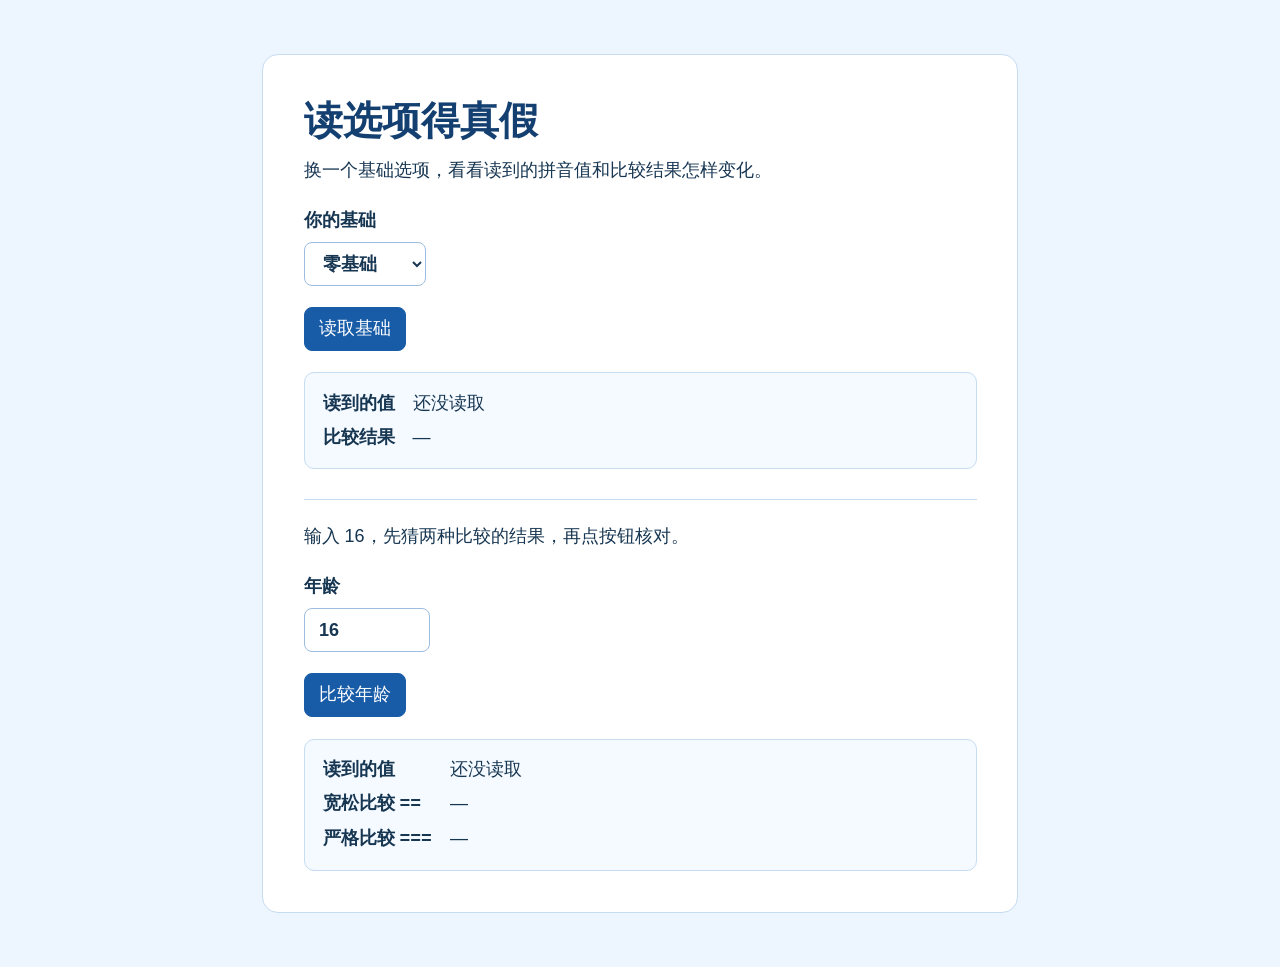
<file: output/课程知识点练习/完成参考/01-读选项得真假/index.html>
<!doctype html>
<html lang="zh-CN">
<head>
  <meta charset="utf-8">
  <meta name="viewport" content="width=device-width, initial-scale=1">
  <title>读选项得真假 · 第 9 课</title>
  <link rel="stylesheet" href="style.css">
  <script src="app.js" defer></script>
</head>
<body>
  <main>
    <h1>读选项得真假</h1>
    <p>换一个基础选项，看看读到的拼音值和比较结果怎样变化。</p>
    <div class="fields">
      <label class="field-label" for="level">你的基础
        <select id="level">
          <option value="lingJiChu">零基础</option>
          <option value="youDianJiChu">有点基础</option>
        </select>
      </label>
    </div>
    <button type="button" class="primary" id="read-button">读取基础</button>
    <div class="result" aria-live="polite">
      <dl>
        <dt>读到的值</dt>
        <dd id="read-level">还没读取</dd>
        <dt>比较结果</dt>
        <dd id="check-result">—</dd>
      </dl>
    </div>
    <div class="age-practice" role="group" aria-label="年龄比较">
      <p>输入 16，先猜两种比较的结果，再点按钮核对。</p>
      <div class="fields">
        <label class="field-label" for="age">年龄
          <input id="age" type="number" value="16" inputmode="numeric">
        </label>
      </div>
      <button type="button" class="primary" id="compare-age">比较年龄</button>
      <div class="result" aria-live="polite">
        <dl>
          <dt>读到的值</dt>
          <dd id="read-age">还没读取</dd>
          <dt>宽松比较 <code>==</code></dt>
          <dd id="loose-result">—</dd>
          <dt>严格比较 <code>===</code></dt>
          <dd id="strict-result">—</dd>
        </dl>
      </div>
    </div>
  </main>
</body>
</html>
</file>
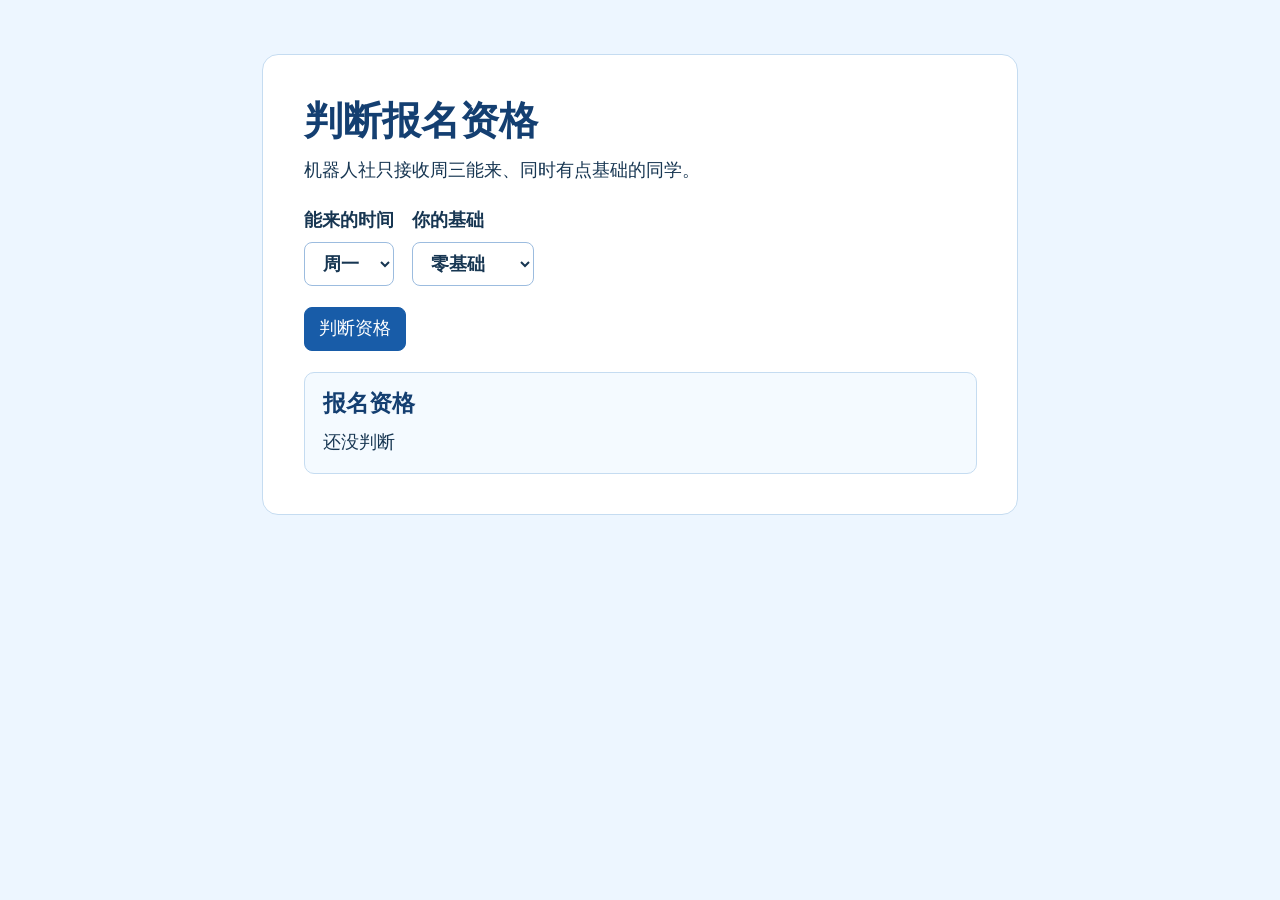
<file: output/课程知识点练习/完成参考/02-判断报名资格/index.html>
<!doctype html>
<html lang="zh-CN">
<head>
  <meta charset="utf-8">
  <meta name="viewport" content="width=device-width, initial-scale=1">
  <title>判断报名资格 · 第 9 课</title>
  <link rel="stylesheet" href="style.css">
  <script src="app.js" defer></script>
</head>
<body>
  <main>
    <h1>判断报名资格</h1>
    <p>机器人社只接收周三能来、同时有点基础的同学。</p>
    <div class="fields">
      <label class="field-label" for="day">能来的时间
        <select id="day">
          <option value="zhouYi">周一</option>
          <option value="zhouSan">周三</option>
        </select>
      </label>
      <label class="field-label" for="level">你的基础
        <select id="level">
          <option value="lingJiChu">零基础</option>
          <option value="youDianJiChu">有点基础</option>
        </select>
      </label>
    </div>
    <button type="button" class="primary" id="judge-button">判断资格</button>
    <section class="result" aria-labelledby="result-title">
      <h2 id="result-title">报名资格</h2>
      <p id="message" class="message" role="status">还没判断</p>
    </section>
  </main>
</body>
</html>
</file>
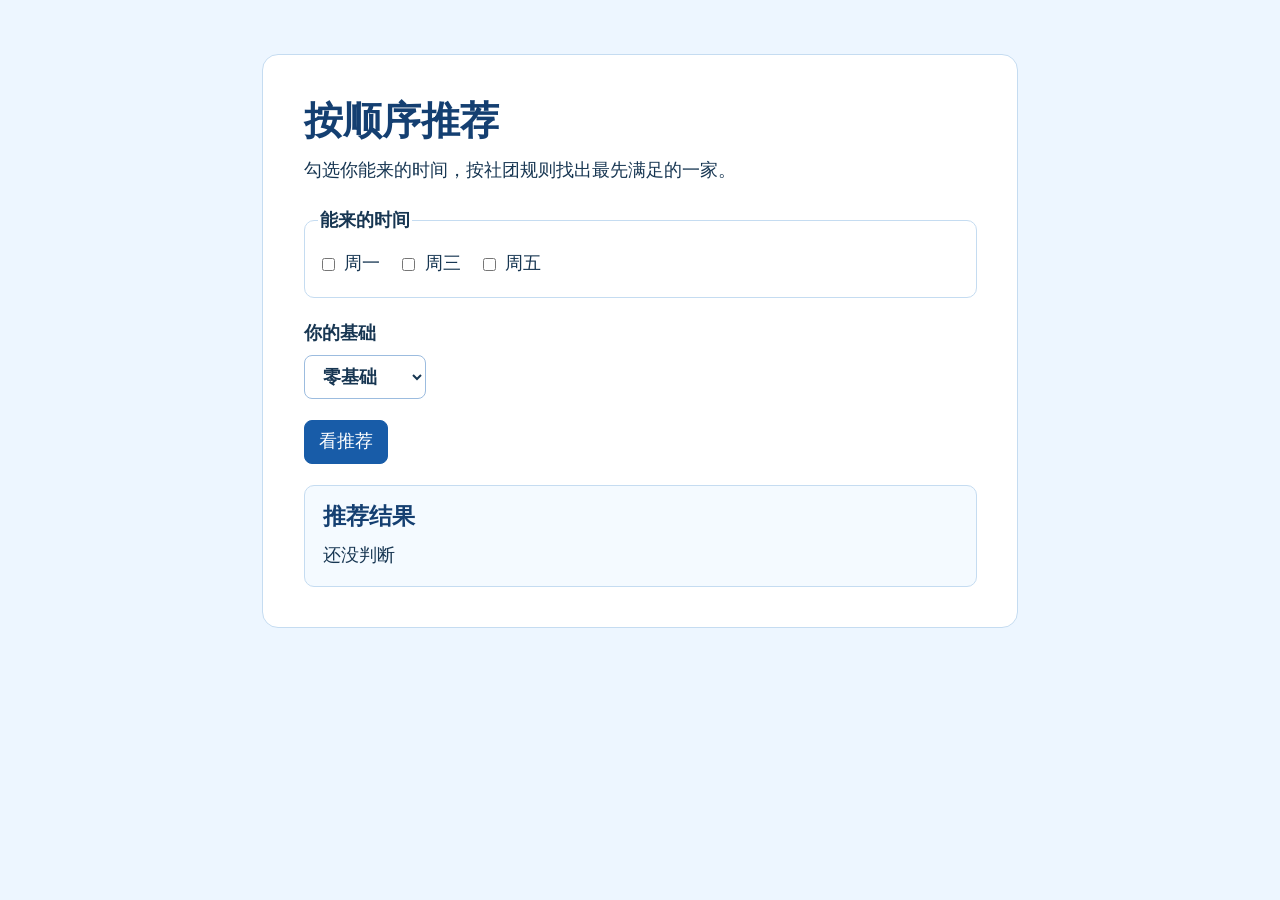
<file: output/课程知识点练习/完成参考/03-按顺序推荐/index.html>
<!doctype html>
<html lang="zh-CN">
<head>
  <meta charset="utf-8">
  <meta name="viewport" content="width=device-width, initial-scale=1">
  <title>按顺序推荐 · 第 9 课</title>
  <link rel="stylesheet" href="style.css">
  <script src="app.js" defer></script>
</head>
<body>
  <main>
    <h1>按顺序推荐</h1>
    <p>勾选你能来的时间，按社团规则找出最先满足的一家。</p>
    <fieldset>
      <legend>能来的时间</legend>
      <div class="options">
        <label><input type="checkbox" id="zhouYi"> 周一</label>
        <label><input type="checkbox" id="zhouSan"> 周三</label>
        <label><input type="checkbox" id="zhouWu"> 周五</label>
      </div>
    </fieldset>
    <div class="fields">
      <label class="field-label" for="level">你的基础
        <select id="level">
          <option value="lingJiChu">零基础</option>
          <option value="youDianJiChu">有点基础</option>
        </select>
      </label>
    </div>
    <button type="button" class="primary" id="recommend-button">看推荐</button>
    <section class="result" aria-labelledby="result-title" aria-live="polite">
      <h2 id="result-title">推荐结果</h2>
      <p id="waiting">还没判断</p>
      <p id="no-match" hidden>暂时没有匹配的社团</p>
      <article class="club" id="robot" hidden>
        <h3>机器人社</h3>
        <p>你勾选了周三，也选择了有点基础。</p>
      </article>
      <article class="club" id="choir" hidden>
        <h3>合唱团</h3>
        <p>你勾选了周五，合唱团周五排练。</p>
      </article>
      <article class="club" id="basket" hidden>
        <h3>篮球社</h3>
        <p>你勾选了周一，篮球社周一训练。</p>
      </article>
    </section>
  </main>
</body>
</html>
</file>
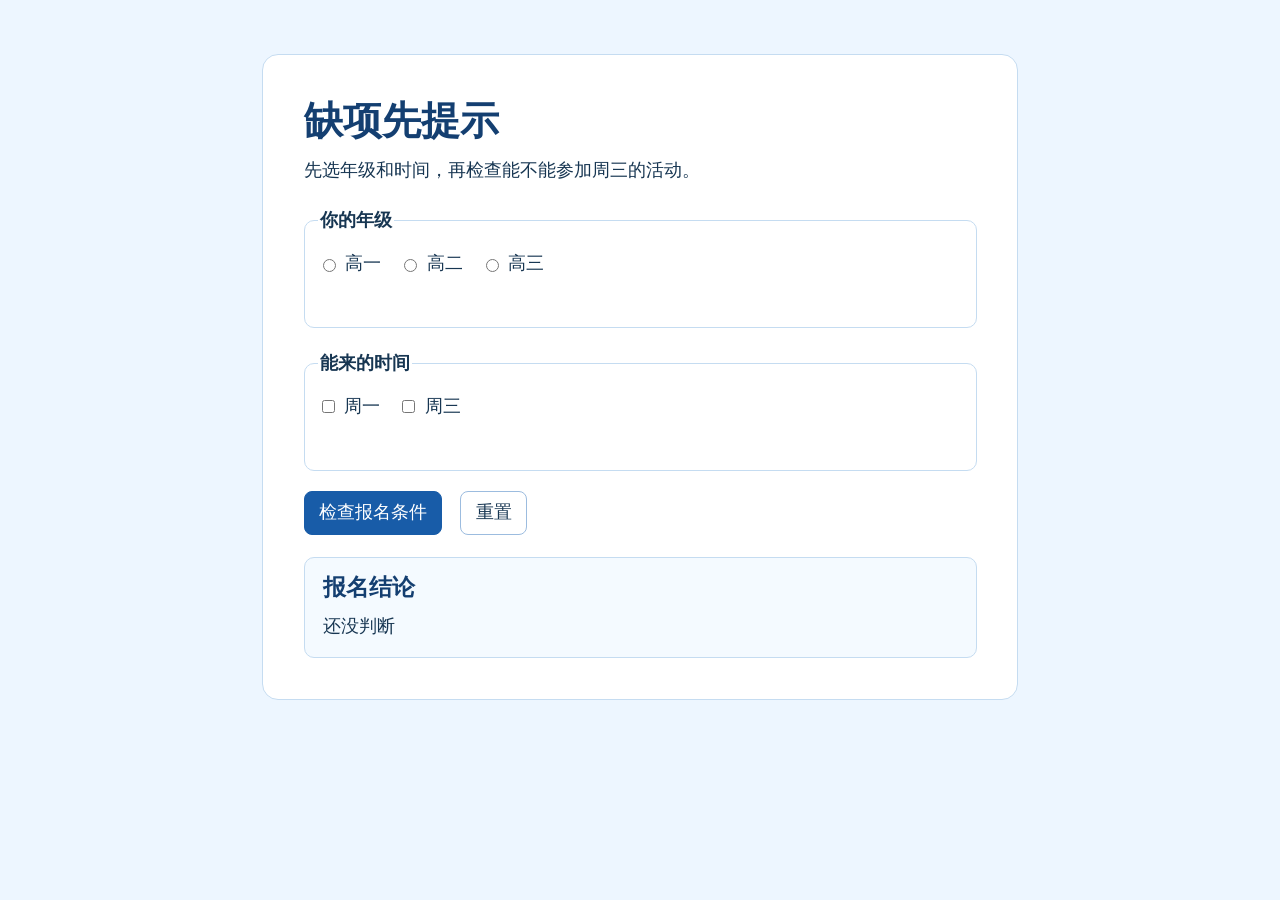
<file: output/课程知识点练习/完成参考/04-缺项先提示/index.html>
<!doctype html>
<html lang="zh-CN">
<head>
  <meta charset="utf-8">
  <meta name="viewport" content="width=device-width, initial-scale=1">
  <title>缺项先提示 · 第 9 课</title>
  <link rel="stylesheet" href="style.css">
  <script src="app.js" defer></script>
</head>
<body>
  <main>
    <h1>缺项先提示</h1>
    <p>先选年级和时间，再检查能不能参加周三的活动。</p>
    <form id="signup">
      <fieldset aria-describedby="grade-hint">
        <legend>你的年级</legend>
        <div class="options">
          <label><input type="radio" name="nianJi" value="gaoYi"> 高一</label>
          <label><input type="radio" name="nianJi" value="gaoEr"> 高二</label>
          <label><input type="radio" name="nianJi" value="gaoSan"> 高三</label>
        </div>
        <p id="grade-hint" class="field-hint" role="status"></p>
      </fieldset>
      <fieldset aria-describedby="time-hint">
        <legend>能来的时间</legend>
        <div class="options">
          <label><input type="checkbox" id="zhouYi"> 周一</label>
          <label><input type="checkbox" id="zhouSan"> 周三</label>
        </div>
        <p id="time-hint" class="field-hint" role="status"></p>
      </fieldset>
      <div class="actions">
        <button type="button" class="primary" id="check-button">检查报名条件</button>
        <button type="reset">重置</button>
      </div>
    </form>
    <section class="result" aria-labelledby="result-title">
      <h2 id="result-title">报名结论</h2>
      <p id="message" class="message" role="status">还没判断</p>
    </section>
  </main>
</body>
</html>
</file>
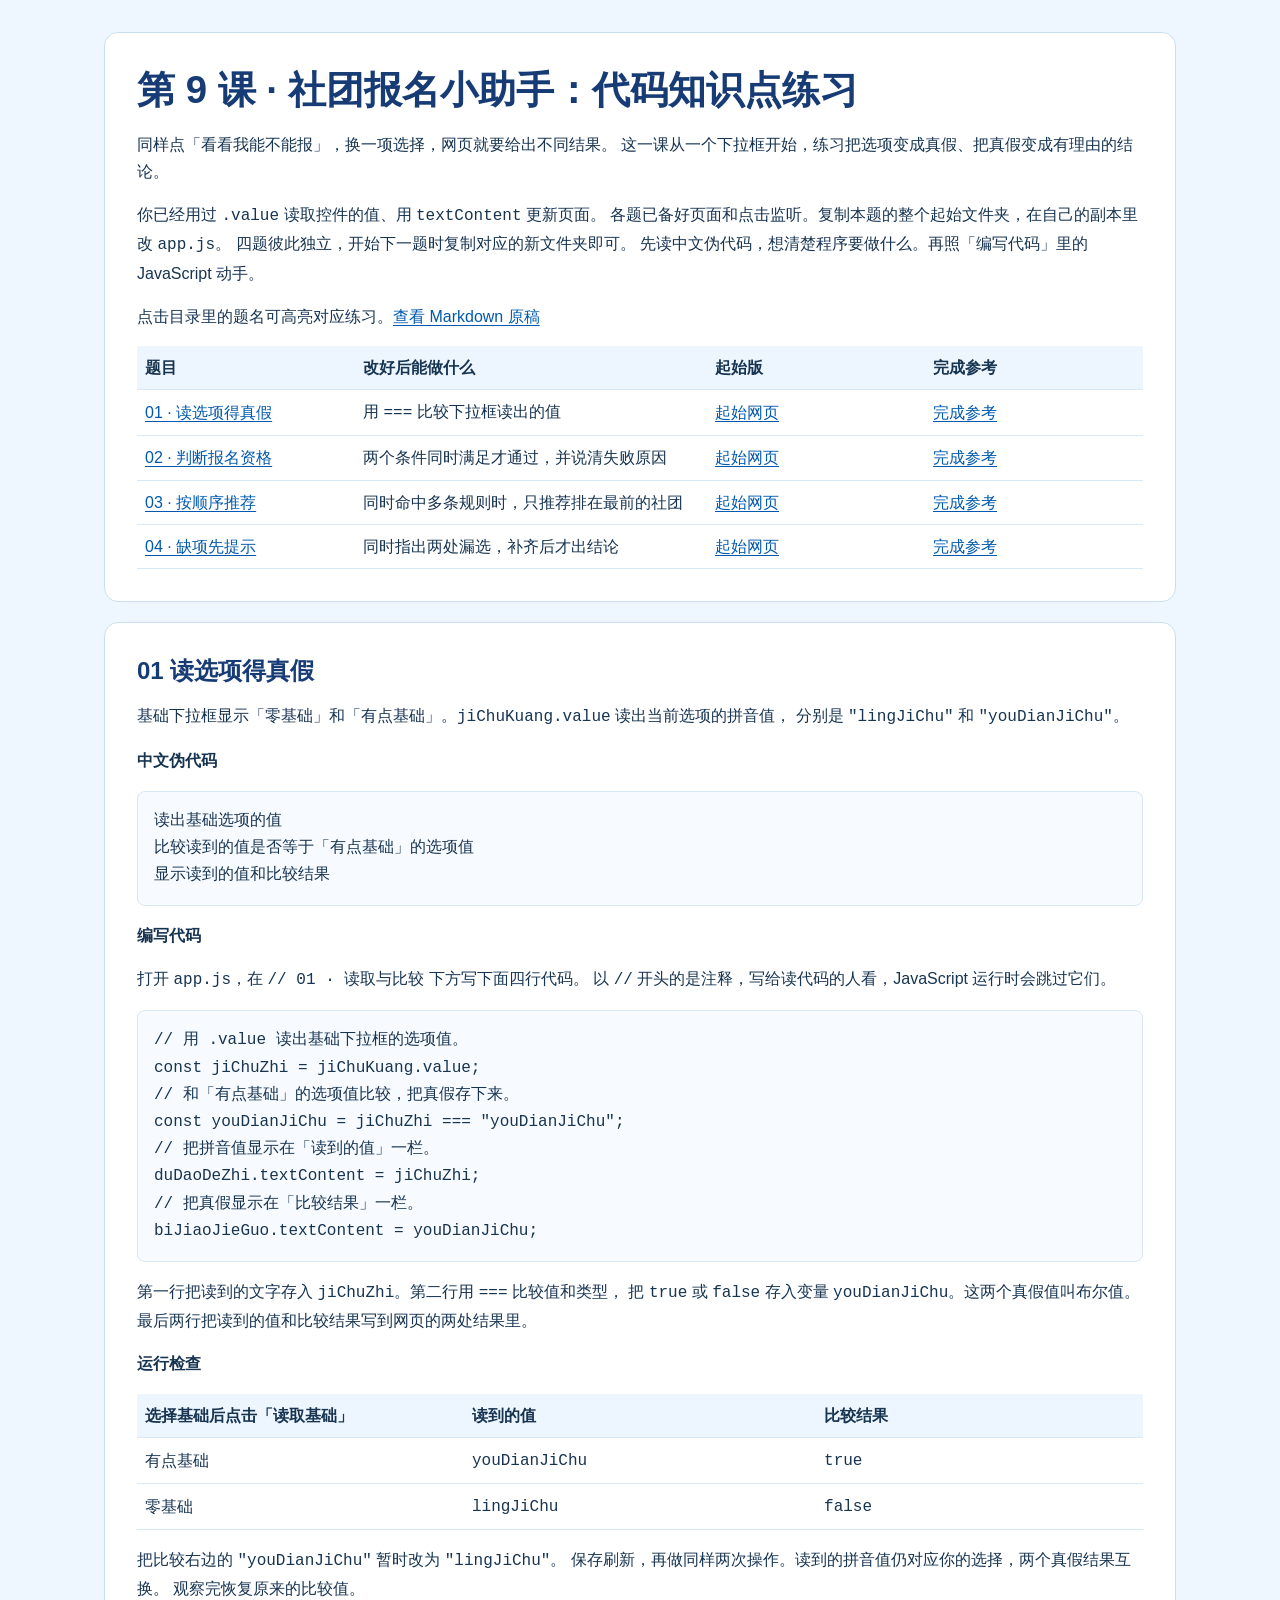
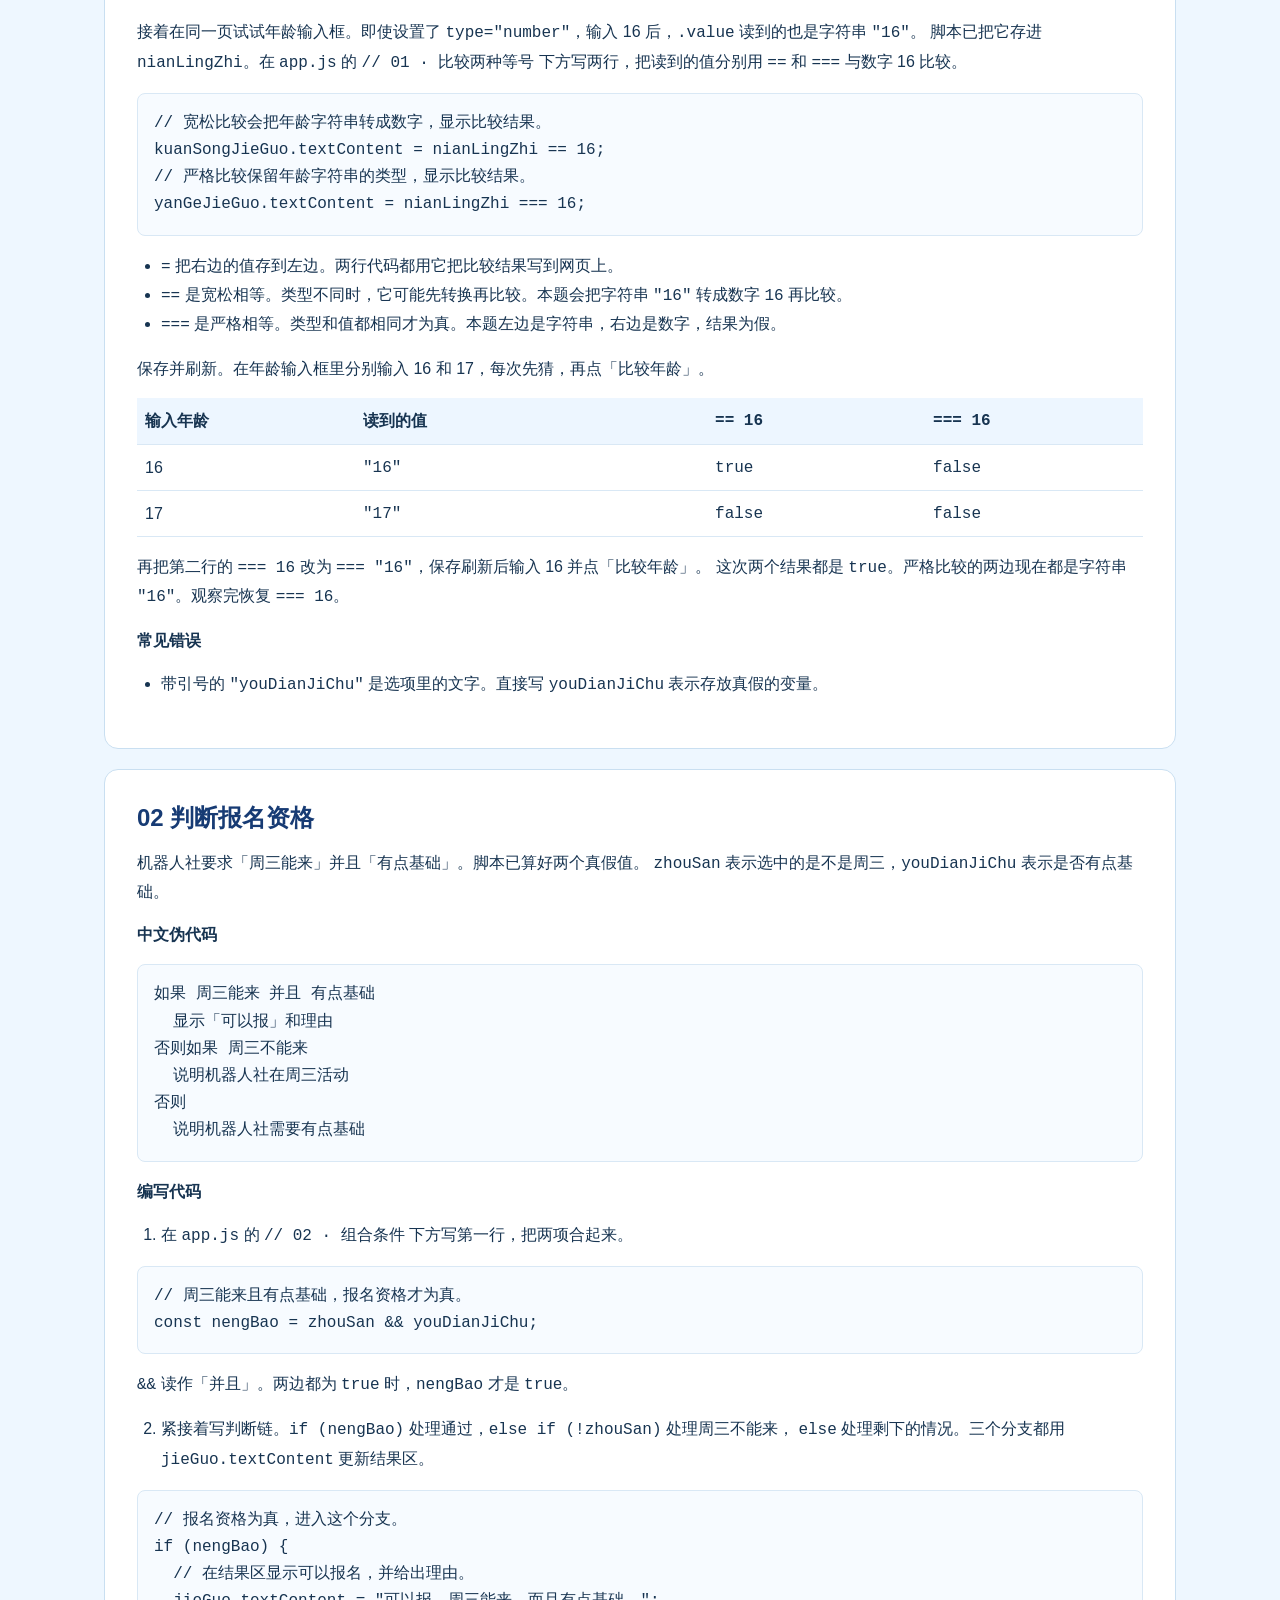
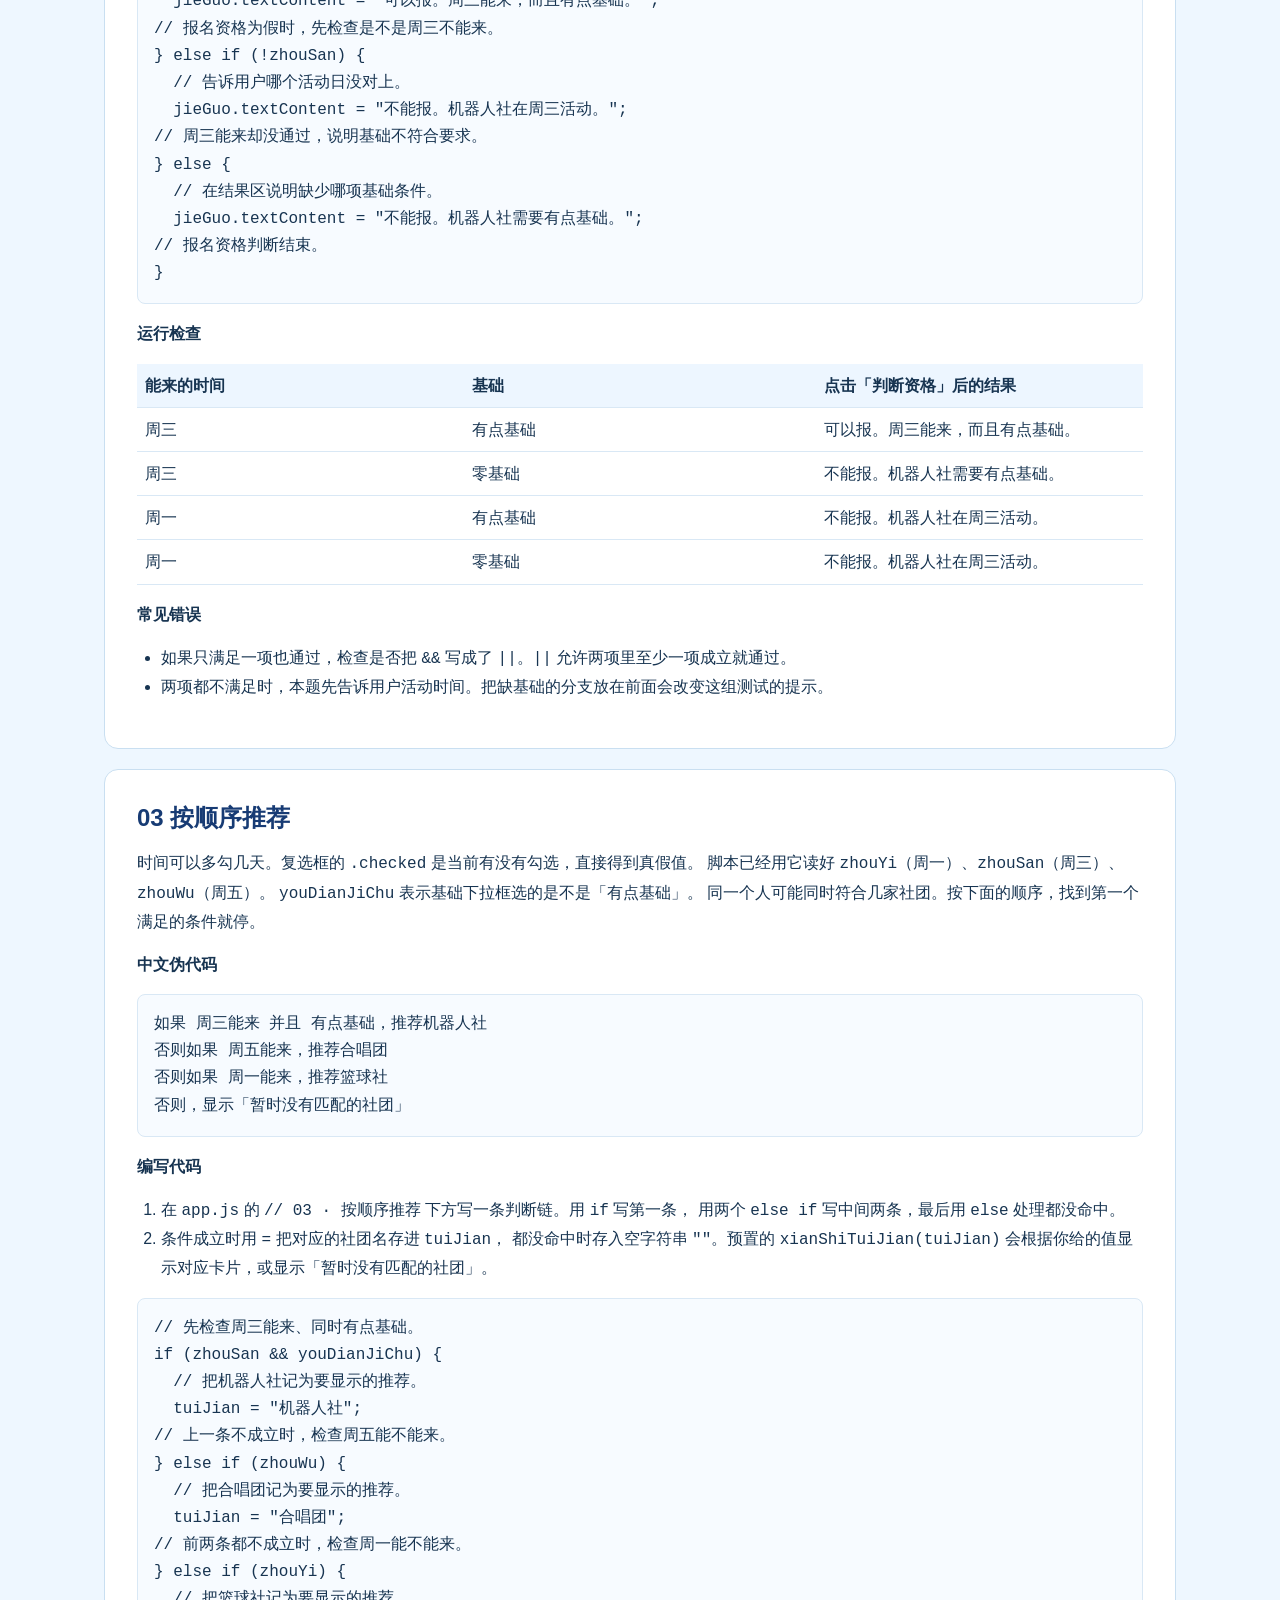
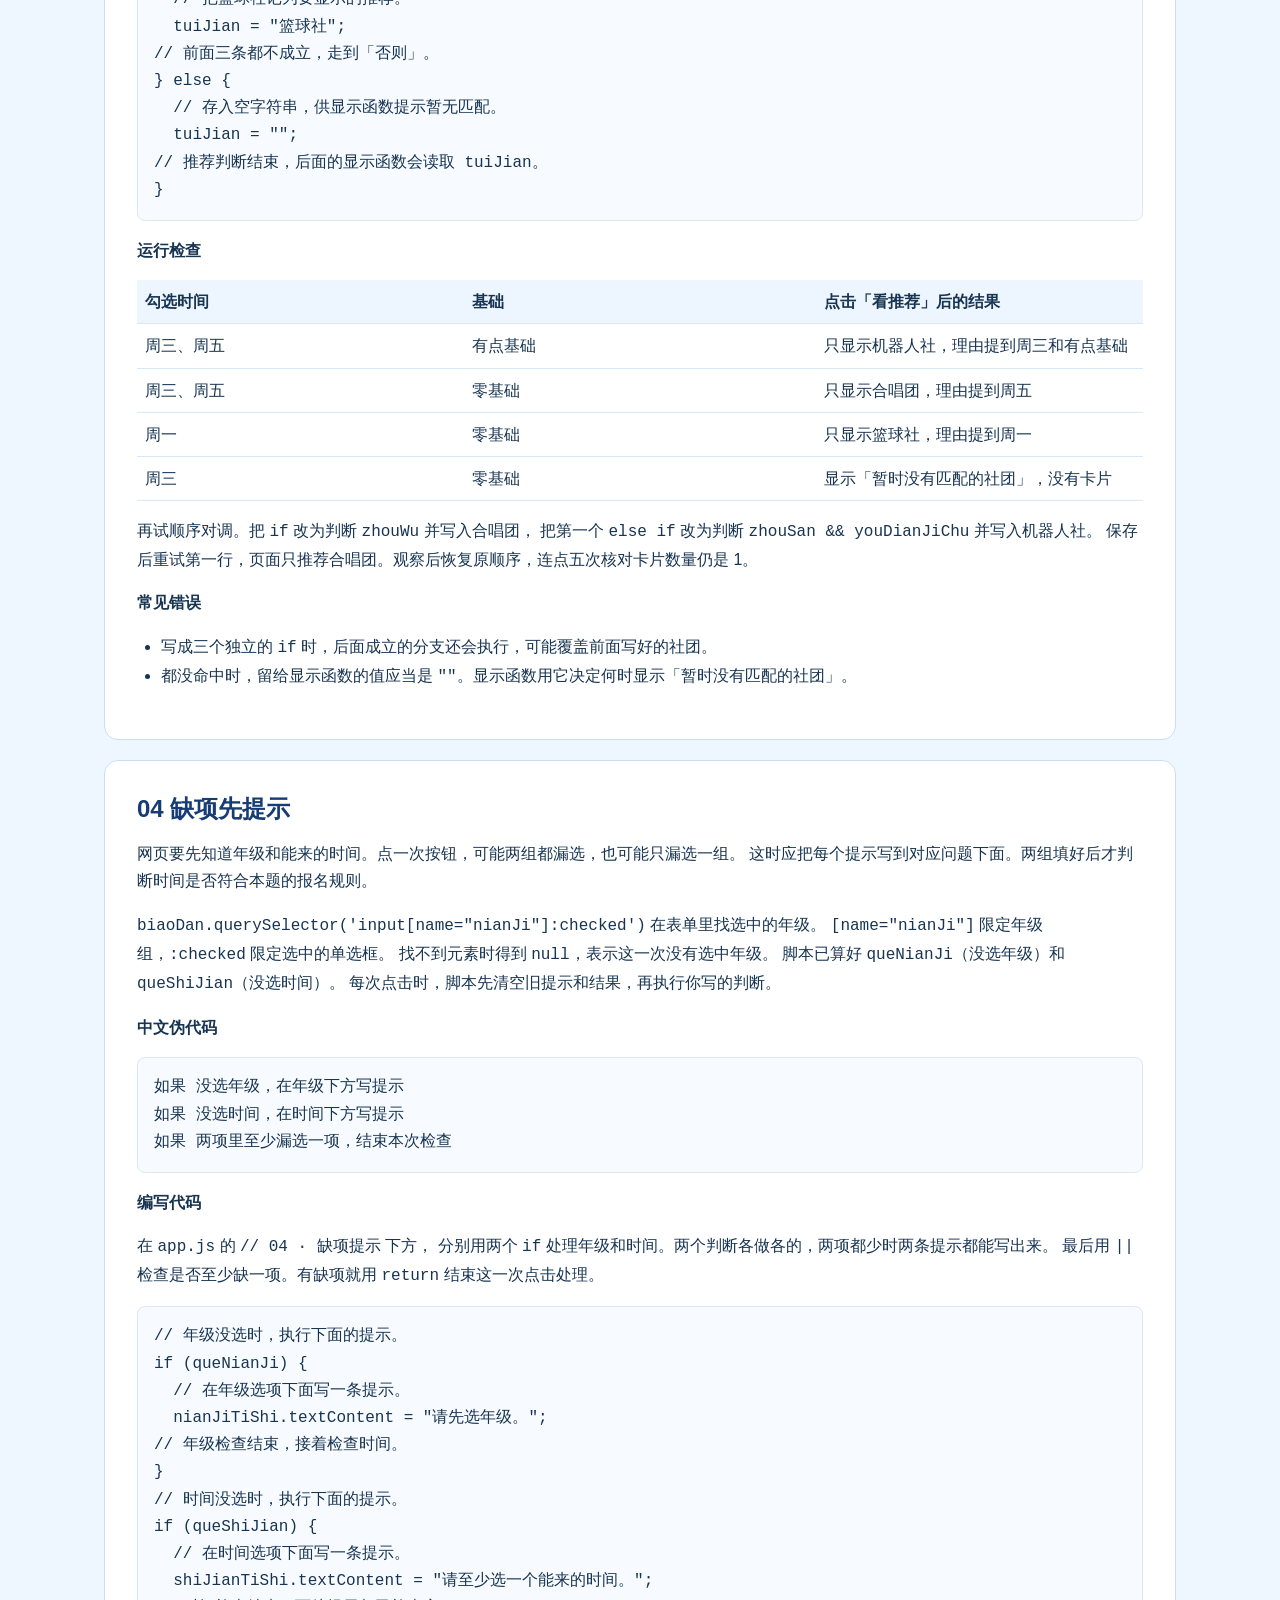
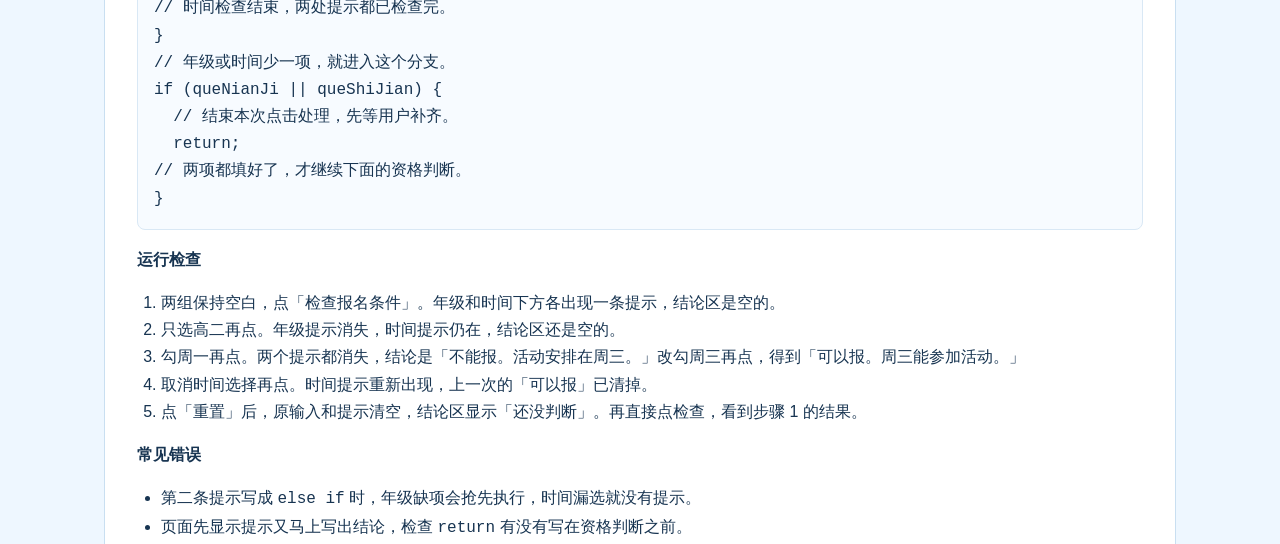
<file: output/课程知识点练习/讲义阅读.html>
<!doctype html>
<!-- 由 build-guide.mjs 从 README.md 生成 -->
<html lang="zh-CN">
<head>
  <meta charset="utf-8">
  <meta name="viewport" content="width=device-width, initial-scale=1">
  <title>第 9 课 · 社团报名小助手：代码知识点练习</title>
  <style>
    * { box-sizing: border-box; }
    body { margin: 0; color: #173451; background: #eef7ff; font: 1rem/1.7 "Microsoft YaHei", "PingFang SC", sans-serif; }
    main { width: min(67rem, calc(100% - 2rem)); margin: 2rem auto; }
    .overview, section { padding: clamp(1rem, 4vw, 2rem); margin-bottom: 1.25rem; background: #fff; border: 1px solid #c9dff1; border-radius: 14px; }
    h1, h2 { margin: 0 0 .75rem; line-height: 1.3; color: #173b74; }
    h1 { font-size: clamp(1.6rem, 4vw, 2.4rem); }
    h2 a { color: inherit; text-decoration: none; }
    h2 a:hover { text-decoration: underline; }
    a { color: #0059ae; text-underline-offset: .16em; }
    a:focus-visible { outline: 2px solid #0068d8; outline-offset: 3px; }
    table { width: 100%; table-layout: fixed; border-collapse: collapse; overflow-wrap: anywhere; }
    th, td { padding: .5rem; text-align: left; border-bottom: 1px solid #d9e8f5; }
    th { background: #edf6ff; }
    th:nth-child(2) { width: 35%; }
    ul, ol { padding-inline-start: 1.5rem; }
    pre { padding: 1rem; overflow: auto; border: 1px solid #d9e8f5; border-radius: 8px; background: #f7fbff; }
    code { font-family: Consolas, "Cascadia Code", monospace; }
    section { scroll-margin-top: 1rem; overflow-wrap: anywhere; }
    section:target { background: #f6fbff; border-color: #6ba8e0; box-shadow: 0 0 0 3px #cfe7fd; }
    section:target h2 { color: #0059ae; }
    main:has(section[id="01-读选项得真假"]:target) .overview a[href="#01-%E8%AF%BB%E9%80%89%E9%A1%B9%E5%BE%97%E7%9C%9F%E5%81%87"],
main:has(section[id="02-判断报名资格"]:target) .overview a[href="#02-%E5%88%A4%E6%96%AD%E6%8A%A5%E5%90%8D%E8%B5%84%E6%A0%BC"],
main:has(section[id="03-按顺序推荐"]:target) .overview a[href="#03-%E6%8C%89%E9%A1%BA%E5%BA%8F%E6%8E%A8%E8%8D%90"],
main:has(section[id="04-缺项先提示"]:target) .overview a[href="#04-%E7%BC%BA%E9%A1%B9%E5%85%88%E6%8F%90%E7%A4%BA"] { color: #004f9b; background: #dceeff; font-weight: 700; }
  </style>
</head>
<body>
  <main>
    <div class="overview"><h1>第 9 课 · 社团报名小助手：代码知识点练习</h1>
<p>同样点「看看我能不能报」，换一项选择，网页就要给出不同结果。
这一课从一个下拉框开始，练习把选项变成真假、把真假变成有理由的结论。</p>
<p>你已经用过 <code>.value</code> 读取控件的值、用 <code>textContent</code> 更新页面。
各题已备好页面和点击监听。复制本题的整个起始文件夹，在自己的副本里改 <code>app.js</code>。
四题彼此独立，开始下一题时复制对应的新文件夹即可。
先读中文伪代码，想清楚程序要做什么。再照「编写代码」里的 JavaScript 动手。</p>
<p>点击目录里的题名可高亮对应练习。<a href="README.md">查看 Markdown 原稿</a></p>
<table>
<thead>
<tr>
<th>题目</th>
<th>改好后能做什么</th>
<th>起始版</th>
<th>完成参考</th>
</tr>
</thead>
<tbody><tr>
<td><a href="#01-%E8%AF%BB%E9%80%89%E9%A1%B9%E5%BE%97%E7%9C%9F%E5%81%87">01 · 读选项得真假</a></td>
<td>用 <code>===</code> 比较下拉框读出的值</td>
<td><a href="%E8%B5%B7%E5%A7%8B%E7%89%88/01-%E8%AF%BB%E9%80%89%E9%A1%B9%E5%BE%97%E7%9C%9F%E5%81%87/index.html">起始网页</a></td>
<td><a href="%E5%AE%8C%E6%88%90%E5%8F%82%E8%80%83/01-%E8%AF%BB%E9%80%89%E9%A1%B9%E5%BE%97%E7%9C%9F%E5%81%87/index.html">完成参考</a></td>
</tr>
<tr>
<td><a href="#02-%E5%88%A4%E6%96%AD%E6%8A%A5%E5%90%8D%E8%B5%84%E6%A0%BC">02 · 判断报名资格</a></td>
<td>两个条件同时满足才通过，并说清失败原因</td>
<td><a href="%E8%B5%B7%E5%A7%8B%E7%89%88/02-%E5%88%A4%E6%96%AD%E6%8A%A5%E5%90%8D%E8%B5%84%E6%A0%BC/index.html">起始网页</a></td>
<td><a href="%E5%AE%8C%E6%88%90%E5%8F%82%E8%80%83/02-%E5%88%A4%E6%96%AD%E6%8A%A5%E5%90%8D%E8%B5%84%E6%A0%BC/index.html">完成参考</a></td>
</tr>
<tr>
<td><a href="#03-%E6%8C%89%E9%A1%BA%E5%BA%8F%E6%8E%A8%E8%8D%90">03 · 按顺序推荐</a></td>
<td>同时命中多条规则时，只推荐排在最前的社团</td>
<td><a href="%E8%B5%B7%E5%A7%8B%E7%89%88/03-%E6%8C%89%E9%A1%BA%E5%BA%8F%E6%8E%A8%E8%8D%90/index.html">起始网页</a></td>
<td><a href="%E5%AE%8C%E6%88%90%E5%8F%82%E8%80%83/03-%E6%8C%89%E9%A1%BA%E5%BA%8F%E6%8E%A8%E8%8D%90/index.html">完成参考</a></td>
</tr>
<tr>
<td><a href="#04-%E7%BC%BA%E9%A1%B9%E5%85%88%E6%8F%90%E7%A4%BA">04 · 缺项先提示</a></td>
<td>同时指出两处漏选，补齐后才出结论</td>
<td><a href="%E8%B5%B7%E5%A7%8B%E7%89%88/04-%E7%BC%BA%E9%A1%B9%E5%85%88%E6%8F%90%E7%A4%BA/index.html">起始网页</a></td>
<td><a href="%E5%AE%8C%E6%88%90%E5%8F%82%E8%80%83/04-%E7%BC%BA%E9%A1%B9%E5%85%88%E6%8F%90%E7%A4%BA/index.html">完成参考</a></td>
</tr>
</tbody></table>
</div>
    <section id="01-读选项得真假" tabindex="-1">
    <h2><a href="#01-%E8%AF%BB%E9%80%89%E9%A1%B9%E5%BE%97%E7%9C%9F%E5%81%87">01 读选项得真假</a></h2>
    <p>基础下拉框显示「零基础」和「有点基础」。<code>jiChuKuang.value</code> 读出当前选项的拼音值，
分别是 <code>&quot;lingJiChu&quot;</code> 和 <code>&quot;youDianJiChu&quot;</code>。</p>
<p><strong>中文伪代码</strong></p>
<pre><code class="language-text">读出基础选项的值
比较读到的值是否等于「有点基础」的选项值
显示读到的值和比较结果
</code></pre>
<p><strong>编写代码</strong></p>
<p>打开 <code>app.js</code>，在 <code>// 01 · 读取与比较</code> 下方写下面四行代码。
以 <code>//</code> 开头的是注释，写给读代码的人看，JavaScript 运行时会跳过它们。</p>
<pre><code class="language-js">// 用 .value 读出基础下拉框的选项值。
const jiChuZhi = jiChuKuang.value;
// 和「有点基础」的选项值比较，把真假存下来。
const youDianJiChu = jiChuZhi === &quot;youDianJiChu&quot;;
// 把拼音值显示在「读到的值」一栏。
duDaoDeZhi.textContent = jiChuZhi;
// 把真假显示在「比较结果」一栏。
biJiaoJieGuo.textContent = youDianJiChu;
</code></pre>
<p>第一行把读到的文字存入 <code>jiChuZhi</code>。第二行用 <code>===</code> 比较值和类型，
把 <code>true</code> 或 <code>false</code> 存入变量 <code>youDianJiChu</code>。这两个真假值叫布尔值。
最后两行把读到的值和比较结果写到网页的两处结果里。</p>
<p><strong>运行检查</strong></p>
<table>
<thead>
<tr>
<th>选择基础后点击「读取基础」</th>
<th>读到的值</th>
<th>比较结果</th>
</tr>
</thead>
<tbody><tr>
<td>有点基础</td>
<td><code>youDianJiChu</code></td>
<td><code>true</code></td>
</tr>
<tr>
<td>零基础</td>
<td><code>lingJiChu</code></td>
<td><code>false</code></td>
</tr>
</tbody></table>
<p>把比较右边的 <code>&quot;youDianJiChu&quot;</code> 暂时改为 <code>&quot;lingJiChu&quot;</code>。
保存刷新，再做同样两次操作。读到的拼音值仍对应你的选择，两个真假结果互换。
观察完恢复原来的比较值。</p>
<p>接着在同一页试试年龄输入框。即使设置了 <code>type=&quot;number&quot;</code>，输入 16 后，<code>.value</code> 读到的也是字符串 <code>&quot;16&quot;</code>。
脚本已把它存进 <code>nianLingZhi</code>。在 <code>app.js</code> 的 <code>// 01 · 比较两种等号</code> 下方写两行，把读到的值分别用 <code>==</code> 和 <code>===</code> 与数字 16 比较。</p>
<pre><code class="language-js">// 宽松比较会把年龄字符串转成数字，显示比较结果。
kuanSongJieGuo.textContent = nianLingZhi == 16;
// 严格比较保留年龄字符串的类型，显示比较结果。
yanGeJieGuo.textContent = nianLingZhi === 16;
</code></pre>
<ul>
<li><code>=</code> 把右边的值存到左边。两行代码都用它把比较结果写到网页上。</li>
<li><code>==</code> 是宽松相等。类型不同时，它可能先转换再比较。本题会把字符串 <code>&quot;16&quot;</code> 转成数字 <code>16</code> 再比较。</li>
<li><code>===</code> 是严格相等。类型和值都相同才为真。本题左边是字符串，右边是数字，结果为假。</li>
</ul>
<p>保存并刷新。在年龄输入框里分别输入 16 和 17，每次先猜，再点「比较年龄」。</p>
<table>
<thead>
<tr>
<th>输入年龄</th>
<th>读到的值</th>
<th><code>== 16</code></th>
<th><code>=== 16</code></th>
</tr>
</thead>
<tbody><tr>
<td>16</td>
<td><code>&quot;16&quot;</code></td>
<td><code>true</code></td>
<td><code>false</code></td>
</tr>
<tr>
<td>17</td>
<td><code>&quot;17&quot;</code></td>
<td><code>false</code></td>
<td><code>false</code></td>
</tr>
</tbody></table>
<p>再把第二行的 <code>=== 16</code> 改为 <code>=== &quot;16&quot;</code>，保存刷新后输入 16 并点「比较年龄」。
这次两个结果都是 <code>true</code>。严格比较的两边现在都是字符串 <code>&quot;16&quot;</code>。观察完恢复 <code>=== 16</code>。</p>
<p><strong>常见错误</strong></p>
<ul>
<li>带引号的 <code>&quot;youDianJiChu&quot;</code> 是选项里的文字。直接写 <code>youDianJiChu</code> 表示存放真假的变量。</li>
</ul>

  </section>
<section id="02-判断报名资格" tabindex="-1">
    <h2><a href="#02-%E5%88%A4%E6%96%AD%E6%8A%A5%E5%90%8D%E8%B5%84%E6%A0%BC">02 判断报名资格</a></h2>
    <p>机器人社要求「周三能来」并且「有点基础」。脚本已算好两个真假值。
<code>zhouSan</code> 表示选中的是不是周三，<code>youDianJiChu</code> 表示是否有点基础。</p>
<p><strong>中文伪代码</strong></p>
<pre><code class="language-text">如果 周三能来 并且 有点基础
  显示「可以报」和理由
否则如果 周三不能来
  说明机器人社在周三活动
否则
  说明机器人社需要有点基础
</code></pre>
<p><strong>编写代码</strong></p>
<ol>
<li>在 <code>app.js</code> 的 <code>// 02 · 组合条件</code> 下方写第一行，把两项合起来。</li>
</ol>
<pre><code class="language-js">// 周三能来且有点基础，报名资格才为真。
const nengBao = zhouSan &amp;&amp; youDianJiChu;
</code></pre>
<p><code>&amp;&amp;</code> 读作「并且」。两边都为 <code>true</code> 时，<code>nengBao</code> 才是 <code>true</code>。</p>
<ol start="2">
<li>紧接着写判断链。<code>if (nengBao)</code> 处理通过，<code>else if (!zhouSan)</code> 处理周三不能来，
<code>else</code> 处理剩下的情况。三个分支都用 <code>jieGuo.textContent</code> 更新结果区。</li>
</ol>
<pre><code class="language-js">// 报名资格为真，进入这个分支。
if (nengBao) {
  // 在结果区显示可以报名，并给出理由。
  jieGuo.textContent = &quot;可以报。周三能来，而且有点基础。&quot;;
// 报名资格为假时，先检查是不是周三不能来。
} else if (!zhouSan) {
  // 告诉用户哪个活动日没对上。
  jieGuo.textContent = &quot;不能报。机器人社在周三活动。&quot;;
// 周三能来却没通过，说明基础不符合要求。
} else {
  // 在结果区说明缺少哪项基础条件。
  jieGuo.textContent = &quot;不能报。机器人社需要有点基础。&quot;;
// 报名资格判断结束。
}
</code></pre>
<p><strong>运行检查</strong></p>
<table>
<thead>
<tr>
<th>能来的时间</th>
<th>基础</th>
<th>点击「判断资格」后的结果</th>
</tr>
</thead>
<tbody><tr>
<td>周三</td>
<td>有点基础</td>
<td>可以报。周三能来，而且有点基础。</td>
</tr>
<tr>
<td>周三</td>
<td>零基础</td>
<td>不能报。机器人社需要有点基础。</td>
</tr>
<tr>
<td>周一</td>
<td>有点基础</td>
<td>不能报。机器人社在周三活动。</td>
</tr>
<tr>
<td>周一</td>
<td>零基础</td>
<td>不能报。机器人社在周三活动。</td>
</tr>
</tbody></table>
<p><strong>常见错误</strong></p>
<ul>
<li>如果只满足一项也通过，检查是否把 <code>&amp;&amp;</code> 写成了 <code>||</code>。<code>||</code> 允许两项里至少一项成立就通过。</li>
<li>两项都不满足时，本题先告诉用户活动时间。把缺基础的分支放在前面会改变这组测试的提示。</li>
</ul>

  </section>
<section id="03-按顺序推荐" tabindex="-1">
    <h2><a href="#03-%E6%8C%89%E9%A1%BA%E5%BA%8F%E6%8E%A8%E8%8D%90">03 按顺序推荐</a></h2>
    <p>时间可以多勾几天。复选框的 <code>.checked</code> 是当前有没有勾选，直接得到真假值。
脚本已经用它读好 <code>zhouYi</code>（周一）、<code>zhouSan</code>（周三）、<code>zhouWu</code>（周五）。
<code>youDianJiChu</code> 表示基础下拉框选的是不是「有点基础」。
同一个人可能同时符合几家社团。按下面的顺序，找到第一个满足的条件就停。</p>
<p><strong>中文伪代码</strong></p>
<pre><code class="language-text">如果 周三能来 并且 有点基础，推荐机器人社
否则如果 周五能来，推荐合唱团
否则如果 周一能来，推荐篮球社
否则，显示「暂时没有匹配的社团」
</code></pre>
<p><strong>编写代码</strong></p>
<ol>
<li>在 <code>app.js</code> 的 <code>// 03 · 按顺序推荐</code> 下方写一条判断链。用 <code>if</code> 写第一条，
用两个 <code>else if</code> 写中间两条，最后用 <code>else</code> 处理都没命中。</li>
<li>条件成立时用 <code>=</code> 把对应的社团名存进 <code>tuiJian</code>，
都没命中时存入空字符串 <code>&quot;&quot;</code>。预置的 <code>xianShiTuiJian(tuiJian)</code>
会根据你给的值显示对应卡片，或显示「暂时没有匹配的社团」。</li>
</ol>
<pre><code class="language-js">// 先检查周三能来、同时有点基础。
if (zhouSan &amp;&amp; youDianJiChu) {
  // 把机器人社记为要显示的推荐。
  tuiJian = &quot;机器人社&quot;;
// 上一条不成立时，检查周五能不能来。
} else if (zhouWu) {
  // 把合唱团记为要显示的推荐。
  tuiJian = &quot;合唱团&quot;;
// 前两条都不成立时，检查周一能不能来。
} else if (zhouYi) {
  // 把篮球社记为要显示的推荐。
  tuiJian = &quot;篮球社&quot;;
// 前面三条都不成立，走到「否则」。
} else {
  // 存入空字符串，供显示函数提示暂无匹配。
  tuiJian = &quot;&quot;;
// 推荐判断结束，后面的显示函数会读取 tuiJian。
}
</code></pre>
<p><strong>运行检查</strong></p>
<table>
<thead>
<tr>
<th>勾选时间</th>
<th>基础</th>
<th>点击「看推荐」后的结果</th>
</tr>
</thead>
<tbody><tr>
<td>周三、周五</td>
<td>有点基础</td>
<td>只显示机器人社，理由提到周三和有点基础</td>
</tr>
<tr>
<td>周三、周五</td>
<td>零基础</td>
<td>只显示合唱团，理由提到周五</td>
</tr>
<tr>
<td>周一</td>
<td>零基础</td>
<td>只显示篮球社，理由提到周一</td>
</tr>
<tr>
<td>周三</td>
<td>零基础</td>
<td>显示「暂时没有匹配的社团」，没有卡片</td>
</tr>
</tbody></table>
<p>再试顺序对调。把 <code>if</code> 改为判断 <code>zhouWu</code> 并写入合唱团，
把第一个 <code>else if</code> 改为判断 <code>zhouSan &amp;&amp; youDianJiChu</code> 并写入机器人社。
保存后重试第一行，页面只推荐合唱团。观察后恢复原顺序，连点五次核对卡片数量仍是 1。</p>
<p><strong>常见错误</strong></p>
<ul>
<li>写成三个独立的 <code>if</code> 时，后面成立的分支还会执行，可能覆盖前面写好的社团。</li>
<li>都没命中时，留给显示函数的值应当是 <code>&quot;&quot;</code>。显示函数用它决定何时显示「暂时没有匹配的社团」。</li>
</ul>

  </section>
<section id="04-缺项先提示" tabindex="-1">
    <h2><a href="#04-%E7%BC%BA%E9%A1%B9%E5%85%88%E6%8F%90%E7%A4%BA">04 缺项先提示</a></h2>
    <p>网页要先知道年级和能来的时间。点一次按钮，可能两组都漏选，也可能只漏选一组。
这时应把每个提示写到对应问题下面。两组填好后才判断时间是否符合本题的报名规则。</p>
<p><code>biaoDan.querySelector(&#39;input[name=&quot;nianJi&quot;]:checked&#39;)</code> 在表单里找选中的年级。
<code>[name=&quot;nianJi&quot;]</code> 限定年级组，<code>:checked</code> 限定选中的单选框。
找不到元素时得到 <code>null</code>，表示这一次没有选中年级。
脚本已算好 <code>queNianJi</code>（没选年级）和 <code>queShiJian</code>（没选时间）。
每次点击时，脚本先清空旧提示和结果，再执行你写的判断。</p>
<p><strong>中文伪代码</strong></p>
<pre><code class="language-text">如果 没选年级，在年级下方写提示
如果 没选时间，在时间下方写提示
如果 两项里至少漏选一项，结束本次检查
</code></pre>
<p><strong>编写代码</strong></p>
<p>在 <code>app.js</code> 的 <code>// 04 · 缺项提示</code> 下方，
分别用两个 <code>if</code> 处理年级和时间。两个判断各做各的，两项都少时两条提示都能写出来。
最后用 <code>||</code> 检查是否至少缺一项。有缺项就用 <code>return</code> 结束这一次点击处理。</p>
<pre><code class="language-js">// 年级没选时，执行下面的提示。
if (queNianJi) {
  // 在年级选项下面写一条提示。
  nianJiTiShi.textContent = &quot;请先选年级。&quot;;
// 年级检查结束，接着检查时间。
}
// 时间没选时，执行下面的提示。
if (queShiJian) {
  // 在时间选项下面写一条提示。
  shiJianTiShi.textContent = &quot;请至少选一个能来的时间。&quot;;
// 时间检查结束，两处提示都已检查完。
}
// 年级或时间少一项，就进入这个分支。
if (queNianJi || queShiJian) {
  // 结束本次点击处理，先等用户补齐。
  return;
// 两项都填好了，才继续下面的资格判断。
}
</code></pre>
<p><strong>运行检查</strong></p>
<ol>
<li>两组保持空白，点「检查报名条件」。年级和时间下方各出现一条提示，结论区是空的。</li>
<li>只选高二再点。年级提示消失，时间提示仍在，结论区还是空的。</li>
<li>勾周一再点。两个提示都消失，结论是「不能报。活动安排在周三。」改勾周三再点，得到「可以报。周三能参加活动。」</li>
<li>取消时间选择再点。时间提示重新出现，上一次的「可以报」已清掉。</li>
<li>点「重置」后，原输入和提示清空，结论区显示「还没判断」。再直接点检查，看到步骤 1 的结果。</li>
</ol>
<p><strong>常见错误</strong></p>
<ul>
<li>第二条提示写成 <code>else if</code> 时，年级缺项会抢先执行，时间漏选就没有提示。</li>
<li>页面先显示提示又马上写出结论，检查 <code>return</code> 有没有写在资格判断之前。</li>
</ul>

  </section>
  </main>
</body>
</html>
</file>
<file: css/style.css>
/* ============================================================
   LinguaHub · 语汇 设计系统
   深色主题：靛蓝底 + 青绿主色 + 暖橙激励色
   ============================================================ */

:root {
  /* 主色 */
  --bg-deep: #0f0f1a;
  --bg-surface: #1a1a2e;
  --bg-card: #252540;
  --bg-elevated: #2e2e4a;
  --bg-hover: #3a3a5c;

  /* 文字 */
  --text-primary: #f0f0f7;
  --text-secondary: #a8a8c0;
  --text-muted: #6b6b85;

  /* 强调色 */
  --accent-green: #16c79a;
  --accent-green-glow: rgba(22, 199, 154, 0.35);
  --accent-orange: #f5a623;
  --accent-orange-glow: rgba(245, 166, 35, 0.35);
  --accent-blue: #4da8da;
  --accent-pink: #ff6b9d;
  --accent-red: #ef4444;

  /* 边框 */
  --border: rgba(255, 255, 255, 0.08);
  --border-strong: rgba(255, 255, 255, 0.16);

  /* 间距 */
  --xs: 4px;
  --sm: 8px;
  --md: 16px;
  --lg: 24px;
  --xl: 32px;
  --2xl: 48px;

  /* 圆角 */
  --radius-sm: 8px;
  --radius-md: 12px;
  --radius-lg: 16px;
  --radius-xl: 24px;
  --radius-full: 999px;

  /* 阴影 */
  --shadow-sm: 0 2px 8px rgba(0, 0, 0, 0.3);
  --shadow-md: 0 4px 16px rgba(0, 0, 0, 0.4);
  --shadow-lg: 0 8px 32px rgba(0, 0, 0, 0.5);
  --shadow-glow-green: 0 0 40px var(--accent-green-glow);
  --shadow-glow-orange: 0 0 40px var(--accent-orange-glow);

  /* 字体 */
  --font-sans: -apple-system, BlinkMacSystemFont, "Segoe UI", "PingFang SC",
    "Microsoft YaHei", "Noto Sans CJK SC", sans-serif;
  --font-mono: "SF Mono", Consolas, "Courier New", monospace;

  /* 过渡 */
  --transition: 0.2s cubic-bezier(0.4, 0, 0.2, 1);
  --transition-slow: 0.4s cubic-bezier(0.4, 0, 0.2, 1);
}

* {
  margin: 0;
  padding: 0;
  box-sizing: border-box;
}

html,
body {
  height: 100%;
  font-family: var(--font-sans);
  background: var(--bg-deep);
  color: var(--text-primary);
  font-size: 15px;
  line-height: 1.6;
  -webkit-font-smoothing: antialiased;
  overflow-x: hidden;
}

body {
  background:
    radial-gradient(ellipse 80% 50% at 20% 0%, rgba(22, 199, 154, 0.08), transparent),
    radial-gradient(ellipse 60% 40% at 80% 100%, rgba(245, 166, 35, 0.06), transparent),
    var(--bg-deep);
  background-attachment: fixed;
}

a {
  color: var(--accent-green);
  text-decoration: none;
}

a:hover {
  text-decoration: underline;
}

button {
  font-family: inherit;
  cursor: pointer;
  border: none;
  background: none;
  color: inherit;
}

input,
textarea,
select {
  font-family: inherit;
  font-size: inherit;
}

/* ============================================================
   布局骨架
   ============================================================ */
.app {
  min-height: 100vh;
  display: flex;
  flex-direction: column;
}

.main-content {
  flex: 1;
  max-width: 1200px;
  margin: 0 auto;
  padding: var(--lg) var(--md) var(--2xl);
  width: 100%;
}

/* ============================================================
   顶部导航
   ============================================================ */
.navbar {
  position: sticky;
  top: 0;
  z-index: 100;
  background: rgba(15, 15, 26, 0.85);
  backdrop-filter: blur(20px);
  -webkit-backdrop-filter: blur(20px);
  border-bottom: 1px solid var(--border);
  padding: 0 var(--md);
}

.navbar-inner {
  max-width: 1200px;
  margin: 0 auto;
  height: 64px;
  display: flex;
  align-items: center;
  gap: var(--lg);
}

.logo {
  display: flex;
  align-items: center;
  gap: var(--sm);
  font-weight: 700;
  font-size: 20px;
  color: var(--text-primary);
  flex-shrink: 0;
}

.logo-icon {
  width: 36px;
  height: 36px;
  border-radius: var(--radius-md);
  background: linear-gradient(135deg, var(--accent-green), var(--accent-blue));
  display: flex;
  align-items: center;
  justify-content: center;
  font-size: 20px;
  box-shadow: var(--shadow-glow-green);
}

.logo-text {
  background: linear-gradient(135deg, var(--text-primary), var(--accent-green));
  -webkit-background-clip: text;
  background-clip: text;
  -webkit-text-fill-color: transparent;
}

.nav-links {
  display: flex;
  gap: var(--sm);
  flex: 1;
  justify-content: center;
}

.nav-link {
  padding: var(--sm) var(--md);
  border-radius: var(--radius-md);
  color: var(--text-secondary);
  font-weight: 500;
  font-size: 14px;
  transition: all var(--transition);
  cursor: pointer;
  text-decoration: none;
}

.nav-link:hover {
  color: var(--text-primary);
  background: var(--bg-hover);
  text-decoration: none;
}

.nav-link.active {
  color: var(--accent-green);
  background: rgba(22, 199, 154, 0.1);
}

.nav-right {
  display: flex;
  align-items: center;
  gap: var(--md);
}

.lang-selector {
  display: flex;
  gap: var(--xs);
  background: var(--bg-card);
  padding: 4px;
  border-radius: var(--radius-full);
}

.lang-chip {
  padding: 6px 12px;
  border-radius: var(--radius-full);
  font-size: 13px;
  cursor: pointer;
  transition: all var(--transition);
  color: var(--text-secondary);
}

.lang-chip:hover {
  color: var(--text-primary);
}

.lang-chip.active {
  background: var(--accent-green);
  color: #fff;
  font-weight: 600;
}

.user-info {
  display: flex;
  align-items: center;
  gap: var(--sm);
  cursor: pointer;
  padding: var(--sm) var(--md);
  border-radius: var(--radius-full);
  background: var(--bg-card);
  transition: all var(--transition);
}

.user-info:hover {
  background: var(--bg-hover);
}

.avatar {
  width: 32px;
  height: 32px;
  border-radius: 50%;
  background: linear-gradient(135deg, var(--accent-pink), var(--accent-orange));
  display: flex;
  align-items: center;
  justify-content: center;
  font-weight: 700;
  font-size: 14px;
  color: #fff;
}

.username {
  font-size: 14px;
  font-weight: 500;
}

.auth-buttons {
  display: flex;
  gap: var(--sm);
}

/* ============================================================
   按钮
   ============================================================ */
.btn {
  display: inline-flex;
  align-items: center;
  justify-content: center;
  gap: var(--sm);
  padding: 12px 24px;
  border-radius: var(--radius-md);
  font-weight: 600;
  font-size: 14px;
  cursor: pointer;
  transition: all var(--transition);
  text-decoration: none;
  border: 1px solid transparent;
  line-height: 1;
  white-space: nowrap;
}

.btn:active {
  transform: scale(0.97);
}

.btn-primary {
  background: linear-gradient(135deg, var(--accent-green), #0db888);
  color: #fff;
  box-shadow: 0 4px 16px var(--accent-green-glow);
}

.btn-primary:hover {
  box-shadow: 0 6px 24px var(--accent-green-glow);
  transform: translateY(-1px);
  text-decoration: none;
  color: #fff;
}

.btn-secondary {
  background: var(--bg-card);
  color: var(--text-primary);
  border: 1px solid var(--border-strong);
}

.btn-secondary:hover {
  background: var(--bg-hover);
  border-color: var(--accent-green);
  text-decoration: none;
}

.btn-orange {
  background: linear-gradient(135deg, var(--accent-orange), #e08e0b);
  color: #fff;
  box-shadow: 0 4px 16px var(--accent-orange-glow);
}

.btn-orange:hover {
  transform: translateY(-1px);
  text-decoration: none;
  color: #fff;
}

.btn-ghost {
  background: transparent;
  color: var(--text-secondary);
}

.btn-ghost:hover {
  color: var(--text-primary);
  background: var(--bg-hover);
}

.btn-sm {
  padding: 8px 16px;
  font-size: 13px;
}

.btn-lg {
  padding: 16px 32px;
  font-size: 16px;
}

/* ============================================================
   Hero / 首页
   ============================================================ */
.hero {
  text-align: center;
  padding: var(--2xl) var(--md);
  position: relative;
}

.hero h1 {
  font-size: clamp(28px, 5vw, 48px);
  font-weight: 800;
  line-height: 1.2;
  margin-bottom: var(--md);
  background: linear-gradient(135deg, var(--text-primary) 0%, var(--accent-green) 100%);
  -webkit-background-clip: text;
  background-clip: text;
  -webkit-text-fill-color: transparent;
}

.hero p {
  font-size: clamp(15px, 2vw, 18px);
  color: var(--text-secondary);
  max-width: 600px;
  margin: 0 auto var(--xl);
}

.hero-actions {
  display: flex;
  gap: var(--md);
  justify-content: center;
  flex-wrap: wrap;
}

.feature-grid {
  display: grid;
  grid-template-columns: repeat(auto-fit, minmax(260px, 1fr));
  gap: var(--lg);
  margin-top: var(--2xl);
}

.feature-card {
  background: var(--bg-card);
  border: 1px solid var(--border);
  border-radius: var(--radius-lg);
  padding: var(--lg);
  transition: all var(--transition);
}

.feature-card:hover {
  transform: translateY(-4px);
  border-color: var(--accent-green);
  box-shadow: var(--shadow-md);
}

.feature-icon {
  font-size: 32px;
  margin-bottom: var(--md);
}

.feature-card h3 {
  font-size: 18px;
  margin-bottom: var(--sm);
  color: var(--text-primary);
}

.feature-card p {
  font-size: 14px;
  color: var(--text-secondary);
}

/* ============================================================
   卡片系统
   ============================================================ */
.card {
  background: var(--bg-card);
  border: 1px solid var(--border);
  border-radius: var(--radius-lg);
  padding: var(--lg);
  transition: all var(--transition);
}

.card:hover {
  border-color: var(--border-strong);
}

.card-title {
  font-size: 18px;
  font-weight: 700;
  margin-bottom: var(--md);
}

/* ============================================================
   语言选择页面
   ============================================================ */
.page-header {
  margin-bottom: var(--xl);
}

.page-header h1 {
  font-size: clamp(24px, 3vw, 32px);
  font-weight: 800;
  margin-bottom: var(--sm);
}

.page-header p {
  color: var(--text-secondary);
}

.language-grid {
  display: grid;
  grid-template-columns: repeat(auto-fit, minmax(300px, 1fr));
  gap: var(--lg);
  margin-top: var(--lg);
}

.language-card {
  background: var(--bg-card);
  border: 1px solid var(--border);
  border-radius: var(--radius-xl);
  padding: var(--xl);
  cursor: pointer;
  transition: all var(--transition);
  position: relative;
  overflow: hidden;
}

.language-card::before {
  content: "";
  position: absolute;
  inset: 0;
  background: linear-gradient(135deg, transparent 50%, rgba(22, 199, 154, 0.05));
  opacity: 0;
  transition: opacity var(--transition);
}

.language-card:hover {
  transform: translateY(-6px);
  border-color: var(--accent-green);
  box-shadow: var(--shadow-lg), 0 0 40px var(--accent-green-glow);
}

.language-card:hover::before {
  opacity: 1;
}

.lang-flag {
  font-size: 56px;
  margin-bottom: var(--md);
}

.lang-name {
  font-size: 24px;
  font-weight: 700;
  margin-bottom: var(--xs);
}

.lang-native {
  font-size: 14px;
  color: var(--text-muted);
  margin-bottom: var(--md);
}

.lang-desc {
  font-size: 14px;
  color: var(--text-secondary);
}

/* ============================================================
   课程页面
   ============================================================ */
.course-grid {
  display: grid;
  grid-template-columns: repeat(auto-fit, minmax(280px, 1fr));
  gap: var(--lg);
}

.course-card {
  background: var(--bg-card);
  border: 1px solid var(--border);
  border-radius: var(--radius-lg);
  overflow: hidden;
  cursor: pointer;
  transition: all var(--transition);
  position: relative;
}

.course-card:hover {
  transform: translateY(-4px);
  border-color: var(--border-strong);
  box-shadow: var(--shadow-lg);
}

.course-banner {
  height: 120px;
  display: flex;
  align-items: center;
  justify-content: center;
  font-size: 48px;
  position: relative;
}

.course-banner::after {
  content: "";
  position: absolute;
  inset: 0;
  background: linear-gradient(to bottom, transparent, rgba(0, 0, 0, 0.3));
}

.course-info {
  padding: var(--lg);
}

.course-level-badge {
  display: inline-block;
  padding: 4px 10px;
  border-radius: var(--radius-full);
  font-size: 12px;
  font-weight: 700;
  margin-bottom: var(--sm);
}

.course-title {
  font-size: 18px;
  font-weight: 700;
  margin-bottom: var(--xs);
}

.course-subtitle {
  font-size: 14px;
  color: var(--text-secondary);
  margin-bottom: var(--md);
}

.course-progress {
  margin-top: var(--md);
}

.progress-bar {
  width: 100%;
  height: 6px;
  background: var(--bg-elevated);
  border-radius: var(--radius-full);
  overflow: hidden;
  margin-bottom: var(--sm);
}

.progress-fill {
  height: 100%;
  background: linear-gradient(90deg, var(--accent-green), var(--accent-blue));
  border-radius: var(--radius-full);
  transition: width 0.6s cubic-bezier(0.4, 0, 0.2, 1);
}

.progress-text {
  font-size: 12px;
  color: var(--text-muted);
  display: flex;
  justify-content: space-between;
}

/* ============================================================
   课时列表
   ============================================================ */
.lesson-list {
  display: flex;
  flex-direction: column;
  gap: var(--sm);
}

.lesson-item {
  display: flex;
  align-items: center;
  gap: var(--md);
  background: var(--bg-card);
  border: 1px solid var(--border);
  border-radius: var(--radius-md);
  padding: var(--md) var(--lg);
  cursor: pointer;
  transition: all var(--transition);
}

.lesson-item:hover {
  background: var(--bg-hover);
  border-color: var(--accent-green);
}

.lesson-idx {
  width: 36px;
  height: 36px;
  border-radius: var(--radius-md);
  background: var(--bg-elevated);
  display: flex;
  align-items: center;
  justify-content: center;
  font-weight: 700;
  font-size: 14px;
  color: var(--text-secondary);
  flex-shrink: 0;
}

.lesson-item.completed .lesson-idx {
  background: var(--accent-green);
  color: #fff;
}

.lesson-type-badge {
  padding: 4px 10px;
  border-radius: var(--radius-full);
  font-size: 12px;
  font-weight: 600;
  flex-shrink: 0;
}

.type-vocab {
  background: rgba(22, 199, 154, 0.15);
  color: var(--accent-green);
}
.type-grammar {
  background: rgba(77, 168, 218, 0.15);
  color: var(--accent-blue);
}
.type-speaking {
  background: rgba(255, 107, 157, 0.15);
  color: var(--accent-pink);
}
.type-listening {
  background: rgba(245, 166, 35, 0.15);
  color: var(--accent-orange);
}

.lesson-info {
  flex: 1;
  min-width: 0;
}

.lesson-title {
  font-weight: 600;
  font-size: 15px;
  margin-bottom: 2px;
}

.lesson-meta {
  font-size: 12px;
  color: var(--text-muted);
}

.lesson-status {
  font-size: 20px;
  flex-shrink: 0;
}

/* ============================================================
   学习模块（答题）
   ============================================================ */
.lesson-view {
  max-width: 720px;
  margin: 0 auto;
}

.lesson-header {
  text-align: center;
  margin-bottom: var(--xl);
}

.lesson-header h2 {
  font-size: 24px;
  margin-bottom: var(--sm);
}

.lesson-progress-bar {
  width: 100%;
  height: 8px;
  background: var(--bg-card);
  border-radius: var(--radius-full);
  overflow: hidden;
  margin-bottom: var(--md);
}

.lesson-progress-fill {
  height: 100%;
  background: linear-gradient(90deg, var(--accent-green), var(--accent-blue));
  border-radius: var(--radius-full);
  transition: width 0.4s ease;
}

.question-counter {
  font-size: 14px;
  color: var(--text-secondary);
}

.question-card {
  background: var(--bg-card);
  border: 1px solid var(--border);
  border-radius: var(--radius-xl);
  padding: var(--xl);
  margin-bottom: var(--lg);
}

.question-prompt {
  font-size: 20px;
  font-weight: 600;
  margin-bottom: var(--lg);
  line-height: 1.5;
}

/* 单词卡模式 */
.word-card {
  text-align: center;
  padding: var(--2xl) var(--xl);
}

.word-main {
  font-size: 48px;
  font-weight: 800;
  background: linear-gradient(135deg, var(--accent-green), var(--accent-blue));
  -webkit-background-clip: text;
  background-clip: text;
  -webkit-text-fill-color: transparent;
  margin-bottom: var(--md);
}

.word-translation {
  font-size: 24px;
  color: var(--text-primary);
  margin-bottom: var(--md);
}

.word-example {
  font-size: 14px;
  color: var(--text-secondary);
  font-style: italic;
}

/* 选择题 */
.options-grid {
  display: flex;
  flex-direction: column;
  gap: var(--sm);
}

.option-btn {
  padding: 16px 20px;
  background: var(--bg-elevated);
  border: 2px solid var(--border);
  border-radius: var(--radius-md);
  font-size: 15px;
  text-align: left;
  transition: all var(--transition);
  cursor: pointer;
  color: var(--text-primary);
}

.option-btn:hover:not(.disabled) {
  border-color: var(--accent-green);
  background: var(--bg-hover);
}

.option-btn.correct {
  border-color: var(--accent-green);
  background: rgba(22, 199, 154, 0.15);
  color: var(--accent-green);
}

.option-btn.wrong {
  border-color: var(--accent-red);
  background: rgba(239, 68, 68, 0.15);
  color: var(--accent-red);
}

.option-btn.disabled {
  cursor: default;
}

/* 跟读 / 听力 */
.sentence-display {
  font-size: 22px;
  font-weight: 600;
  text-align: center;
  padding: var(--xl);
  background: var(--bg-elevated);
  border-radius: var(--radius-lg);
  margin-bottom: var(--lg);
  line-height: 1.6;
}

.translation-hint {
  font-size: 14px;
  color: var(--text-secondary);
  text-align: center;
  margin-bottom: var(--lg);
}

.speaking-controls,
.listening-controls {
  display: flex;
  gap: var(--md);
  justify-content: center;
  flex-wrap: wrap;
}

.record-btn {
  width: 72px;
  height: 72px;
  border-radius: 50%;
  background: linear-gradient(135deg, var(--accent-pink), var(--accent-orange));
  display: flex;
  align-items: center;
  justify-content: center;
  font-size: 28px;
  transition: all var(--transition);
  box-shadow: var(--shadow-md);
}

.record-btn:hover {
  transform: scale(1.05);
}

.record-btn.recording {
  animation: pulse 1s infinite;
}

.play-btn {
  padding: var(--md) var(--xl);
  background: var(--bg-elevated);
  border-radius: var(--radius-full);
  font-size: 16px;
  transition: all var(--transition);
}

.play-btn:hover {
  background: var(--bg-hover);
}

/* 结果动画 */
.result-overlay {
  position: fixed;
  inset: 0;
  background: rgba(15, 15, 26, 0.92);
  backdrop-filter: blur(20px);
  display: flex;
  align-items: center;
  justify-content: center;
  z-index: 200;
  animation: fadeIn 0.3s ease;
}

.result-card {
  text-align: center;
  padding: var(--2xl);
  background: var(--bg-surface);
  border-radius: var(--radius-xl);
  border: 1px solid var(--border);
  max-width: 400px;
  width: 90%;
  animation: popIn 0.5s cubic-bezier(0.34, 1.56, 0.64, 1);
}

.result-emoji {
  font-size: 72px;
  margin-bottom: var(--md);
}

.result-score {
  font-size: 56px;
  font-weight: 800;
  background: linear-gradient(135deg, var(--accent-green), var(--accent-blue));
  -webkit-background-clip: text;
  background-clip: text;
  -webkit-text-fill-color: transparent;
  margin-bottom: var(--sm);
}

.result-label {
  font-size: 18px;
  color: var(--text-secondary);
  margin-bottom: var(--lg);
}

.result-actions {
  display: flex;
  gap: var(--md);
  justify-content: center;
}

/* ============================================================
   表单
   ============================================================ */
.auth-container {
  max-width: 420px;
  margin: 60px auto;
}

.auth-card {
  background: var(--bg-card);
  border: 1px solid var(--border);
  border-radius: var(--radius-xl);
  padding: var(--2xl);
}

.auth-title {
  font-size: 24px;
  font-weight: 700;
  text-align: center;
  margin-bottom: var(--sm);
}

.auth-subtitle {
  text-align: center;
  color: var(--text-secondary);
  font-size: 14px;
  margin-bottom: var(--xl);
}

.form-group {
  margin-bottom: var(--md);
}

.form-label {
  display: block;
  font-size: 13px;
  font-weight: 600;
  color: var(--text-secondary);
  margin-bottom: var(--xs);
}

.form-input {
  width: 100%;
  padding: 12px 16px;
  background: var(--bg-elevated);
  border: 1px solid var(--border);
  border-radius: var(--radius-md);
  color: var(--text-primary);
  transition: all var(--transition);
  outline: none;
}

.form-input:focus {
  border-color: var(--accent-green);
  box-shadow: 0 0 0 3px var(--accent-green-glow);
}

.form-input::placeholder {
  color: var(--text-muted);
}

.form-textarea {
  resize: vertical;
  min-height: 100px;
}

.form-hint {
  font-size: 12px;
  color: var(--text-muted);
  margin-top: var(--xs);
}

.auth-switch {
  text-align: center;
  margin-top: var(--lg);
  font-size: 14px;
  color: var(--text-secondary);
}

/* ============================================================
   进度追踪
   ============================================================ */
.dashboard-grid {
  display: grid;
  grid-template-columns: repeat(auto-fit, minmax(280px, 1fr));
  gap: var(--lg);
  margin-bottom: var(--xl);
}

.stat-card {
  background: var(--bg-card);
  border: 1px solid var(--border);
  border-radius: var(--radius-lg);
  padding: var(--lg);
  position: relative;
  overflow: hidden;
}

.stat-card::before {
  content: "";
  position: absolute;
  top: 0;
  left: 0;
  width: 4px;
  height: 100%;
}

.stat-card.green::before { background: var(--accent-green); }
.stat-card.orange::before { background: var(--accent-orange); }
.stat-card.blue::before { background: var(--accent-blue); }
.stat-card.pink::before { background: var(--accent-pink); }

.stat-label {
  font-size: 13px;
  color: var(--text-secondary);
  margin-bottom: var(--xs);
}

.stat-value {
  font-size: 36px;
  font-weight: 800;
}

.stat-value.green { color: var(--accent-green); }
.stat-value.orange { color: var(--accent-orange); }
.stat-value.blue { color: var(--accent-blue); }
.stat-value.pink { color: var(--accent-pink); }

.stat-sub {
  font-size: 12px;
  color: var(--text-muted);
  margin-top: var(--xs);
}

/* 连续学习火焰 */
.streak-badge {
  display: inline-flex;
  align-items: center;
  gap: var(--sm);
  padding: var(--sm) var(--md);
  background: rgba(245, 166, 35, 0.15);
  border-radius: var(--radius-full);
  font-weight: 700;
  color: var(--accent-orange);
}

/* ============================================================
   成就系统
   ============================================================ */
.achievement-grid {
  display: grid;
  grid-template-columns: repeat(auto-fill, minmax(200px, 1fr));
  gap: var(--md);
}

.achievement-card {
  background: var(--bg-card);
  border: 1px solid var(--border);
  border-radius: var(--radius-lg);
  padding: var(--lg);
  text-align: center;
  transition: all var(--transition);
}

.achievement-card.unlocked {
  border-color: var(--accent-orange);
  background: linear-gradient(135deg, var(--bg-card), rgba(245, 166, 35, 0.08));
}

.achievement-card.locked {
  opacity: 0.5;
  filter: grayscale(0.8);
}

.achievement-icon {
  font-size: 40px;
  margin-bottom: var(--sm);
}

.achievement-name {
  font-weight: 600;
  font-size: 14px;
  margin-bottom: var(--xs);
}

.achievement-desc {
  font-size: 12px;
  color: var(--text-secondary);
}

/* ============================================================
   社区
   ============================================================ */
.post-list {
  display: flex;
  flex-direction: column;
  gap: var(--md);
}

.post-card {
  background: var(--bg-card);
  border: 1px solid var(--border);
  border-radius: var(--radius-lg);
  padding: var(--lg);
}

.post-header {
  display: flex;
  align-items: center;
  gap: var(--sm);
  margin-bottom: var(--md);
}

.post-body {
  font-size: 15px;
  line-height: 1.7;
  color: var(--text-primary);
  margin-bottom: var(--md);
  white-space: pre-wrap;
  word-break: break-word;
}

.post-footer {
  display: flex;
  align-items: center;
  gap: var(--lg);
  font-size: 13px;
  color: var(--text-muted);
}

.like-btn {
  display: inline-flex;
  align-items: center;
  gap: 4px;
  padding: 4px 10px;
  border-radius: var(--radius-full);
  color: var(--text-secondary);
  transition: all var(--transition);
}

.like-btn:hover {
  background: var(--bg-hover);
  color: var(--accent-pink);
}

.post-form {
  background: var(--bg-card);
  border: 1px solid var(--border);
  border-radius: var(--radius-lg);
  padding: var(--lg);
  margin-bottom: var(--lg);
}

/* ============================================================
   推荐卡片
   ============================================================ */
.recommend-banner {
  background: linear-gradient(135deg, rgba(22, 199, 154, 0.12), rgba(77, 168, 218, 0.08));
  border: 1px solid rgba(22, 199, 154, 0.3);
  border-radius: var(--radius-lg);
  padding: var(--xl);
  margin-bottom: var(--lg);
}

.recommend-banner h3 {
  color: var(--accent-green);
  margin-bottom: var(--sm);
}

.recommend-banner p {
  font-size: 14px;
  color: var(--text-secondary);
  margin-bottom: var(--md);
}

/* ============================================================
   通知 Toast
   ============================================================ */
.toast-container {
  position: fixed;
  top: 80px;
  right: 20px;
  z-index: 300;
  display: flex;
  flex-direction: column;
  gap: var(--sm);
}

.toast {
  background: var(--bg-elevated);
  border: 1px solid var(--border-strong);
  border-radius: var(--radius-md);
  padding: var(--md) var(--lg);
  box-shadow: var(--shadow-lg);
  animation: slideInRight 0.3s ease;
  display: flex;
  align-items: center;
  gap: var(--sm);
  min-width: 240px;
}

.toast.success { border-left: 4px solid var(--accent-green); }
.toast.error { border-left: 4px solid var(--accent-red); }
.toast.info { border-left: 4px solid var(--accent-blue); }
.toast.warning { border-left: 4px solid var(--accent-orange); }

/* ============================================================
   加载/空状态
   ============================================================ */
.loading {
  text-align: center;
  padding: var(--2xl);
  color: var(--text-muted);
}

.loading-spinner {
  display: inline-block;
  width: 32px;
  height: 32px;
  border: 3px solid var(--border);
  border-top-color: var(--accent-green);
  border-radius: 50%;
  animation: spin 0.8s linear infinite;
  margin-bottom: var(--md);
}

.empty-state {
  text-align: center;
  padding: var(--2xl);
  color: var(--text-muted);
}

.empty-icon {
  font-size: 64px;
  margin-bottom: var(--md);
  opacity: 0.5;
}

/* ============================================================
   动画
   ============================================================ */
@keyframes fadeIn {
  from { opacity: 0; }
  to { opacity: 1; }
}

@keyframes popIn {
  0% { transform: scale(0.5); opacity: 0; }
  100% { transform: scale(1); opacity: 1; }
}

@keyframes pulse {
  0%, 100% { transform: scale(1); box-shadow: var(--shadow-md); }
  50% { transform: scale(1.1); box-shadow: 0 0 40px var(--accent-pink); }
}

@keyframes spin {
  to { transform: rotate(360deg); }
}

@keyframes slideInRight {
  from { transform: translateX(100%); opacity: 0; }
  to { transform: translateX(0); opacity: 1; }
}

@keyframes confetti {
  0% { transform: translateY(0) rotate(0deg); opacity: 1; }
  100% { transform: translateY(100vh) rotate(720deg); opacity: 0; }
}

/* 页面切换动画 */
.page-enter {
  animation: pageEnter 0.35s cubic-bezier(0.4, 0, 0.2, 1);
}

@keyframes pageEnter {
  from { opacity: 0; transform: translateY(10px); }
  to { opacity: 1; transform: translateY(0); }
}

/* ============================================================
   响应式
   ============================================================ */
@media (max-width: 768px) {
  .nav-links { display: none; }

  .navbar-inner { gap: var(--sm); }

  .main-content { padding: var(--md) var(--sm) var(--xl); }

  .hero { padding: var(--xl) var(--md); }

  .question-card { padding: var(--lg); }

  .word-main { font-size: 36px; }

  .card { padding: var(--lg); }
}

@media (max-width: 480px) {
  .lang-chip { padding: 4px 8px; font-size: 12px; }
  .username { display: none; }
  .dashboard-grid { grid-template-columns: 1fr 1fr; }
}
</file>
<file: output/课程知识点练习/完成参考/01-读选项得真假/style.css>
:root {
  color: #173652;
  background: #edf6ff;
  font: 18px/1.65 "Microsoft YaHei", "PingFang SC", sans-serif;
  accent-color: #185ca8;
}

* { box-sizing: border-box; }
body { margin: 0; }

main {
  width: min(42rem, calc(100% - 2rem));
  margin: clamp(1rem, 6vw, 3rem) auto;
  padding: clamp(1rem, 5vw, 2.25rem);
  background: #fff;
  border: 1px solid #c5dcf1;
  border-radius: 16px;
}

h1, h2, h3 { color: #143f71; line-height: 1.3; }
h1 { margin: 0 0 .55rem; font-size: clamp(1.55rem, 5vw, 2.15rem); }
h2 { margin: 0 0 .55rem; font-size: 1.25rem; }
h3, p { margin: 0; }
p + p { margin-top: .35rem; }

.fields, .actions, .options { display: flex; flex-wrap: wrap; gap: .5rem 1rem; }
.fields, fieldset { margin: 1.15rem 0; }
fieldset { min-width: 0; border: 1px solid #c5dcf1; border-radius: 10px; }
legend, .field-label, dt { font-weight: 700; }
.field-label { display: grid; gap: .35rem; }

button, select, input[type="number"] {
  font: inherit;
  min-height: 44px;
  border: 1px solid #9cbcdf;
  border-radius: 8px;
  padding: .3rem .8rem;
  background: #fff;
  color: #173652;
}

.age-practice {
  margin-top: 1.7rem;
  padding-top: 1.2rem;
  border-top: 1px solid #c5dcf1;
}

.age-practice input { width: 7rem; max-width: 100%; }

button { cursor: pointer; }
.primary { background: #185ca8; color: #fff; border-color: #185ca8; }
.primary:hover { background: #114a8c; }
:focus-visible { outline: 3px solid #1764b6; outline-offset: 3px; }
.options label { display: inline-flex; align-items: center; gap: .35rem; min-height: 44px; }

.result {
  margin-top: 1.2rem;
  padding: .85rem 1rem;
  border: 1px solid #c5dcf1;
  border-radius: 10px;
  background: #f4faff;
}

.result dl { display: grid; grid-template-columns: auto 1fr; gap: .25rem 1rem; margin: 0; }
.result dd { margin: 0; }
.message, .field-hint { min-height: 1.65em; }
.field-hint { color: #7c4306; }
.club h3 { margin-bottom: .25rem; }
</file>
<file: output/课程知识点练习/完成参考/02-判断报名资格/style.css>
:root {
  color: #173652;
  background: #edf6ff;
  font: 18px/1.65 "Microsoft YaHei", "PingFang SC", sans-serif;
  accent-color: #185ca8;
}

* { box-sizing: border-box; }
body { margin: 0; }

main {
  width: min(42rem, calc(100% - 2rem));
  margin: clamp(1rem, 6vw, 3rem) auto;
  padding: clamp(1rem, 5vw, 2.25rem);
  background: #fff;
  border: 1px solid #c5dcf1;
  border-radius: 16px;
}

h1, h2, h3 { color: #143f71; line-height: 1.3; }
h1 { margin: 0 0 .55rem; font-size: clamp(1.55rem, 5vw, 2.15rem); }
h2 { margin: 0 0 .55rem; font-size: 1.25rem; }
h3, p { margin: 0; }
p + p { margin-top: .35rem; }

.fields, .actions, .options { display: flex; flex-wrap: wrap; gap: .5rem 1rem; }
.fields, fieldset { margin: 1.15rem 0; }
fieldset { min-width: 0; border: 1px solid #c5dcf1; border-radius: 10px; }
legend, .field-label, dt { font-weight: 700; }
.field-label { display: grid; gap: .35rem; }

button, select {
  font: inherit;
  min-height: 44px;
  border: 1px solid #9cbcdf;
  border-radius: 8px;
  padding: .3rem .8rem;
  background: #fff;
  color: #173652;
}

button { cursor: pointer; }
.primary { background: #185ca8; color: #fff; border-color: #185ca8; }
.primary:hover { background: #114a8c; }
:focus-visible { outline: 3px solid #1764b6; outline-offset: 3px; }
.options label { display: inline-flex; align-items: center; gap: .35rem; min-height: 44px; }

.result {
  margin-top: 1.2rem;
  padding: .85rem 1rem;
  border: 1px solid #c5dcf1;
  border-radius: 10px;
  background: #f4faff;
}

.result dl { display: grid; grid-template-columns: auto 1fr; gap: .25rem 1rem; margin: 0; }
.result dd { margin: 0; }
.message, .field-hint { min-height: 1.65em; }
.field-hint { color: #7c4306; }
.club h3 { margin-bottom: .25rem; }
</file>
<file: output/课程知识点练习/完成参考/03-按顺序推荐/style.css>
:root {
  color: #173652;
  background: #edf6ff;
  font: 18px/1.65 "Microsoft YaHei", "PingFang SC", sans-serif;
  accent-color: #185ca8;
}

* { box-sizing: border-box; }
body { margin: 0; }

main {
  width: min(42rem, calc(100% - 2rem));
  margin: clamp(1rem, 6vw, 3rem) auto;
  padding: clamp(1rem, 5vw, 2.25rem);
  background: #fff;
  border: 1px solid #c5dcf1;
  border-radius: 16px;
}

h1, h2, h3 { color: #143f71; line-height: 1.3; }
h1 { margin: 0 0 .55rem; font-size: clamp(1.55rem, 5vw, 2.15rem); }
h2 { margin: 0 0 .55rem; font-size: 1.25rem; }
h3, p { margin: 0; }
p + p { margin-top: .35rem; }

.fields, .actions, .options { display: flex; flex-wrap: wrap; gap: .5rem 1rem; }
.fields, fieldset { margin: 1.15rem 0; }
fieldset { min-width: 0; border: 1px solid #c5dcf1; border-radius: 10px; }
legend, .field-label, dt { font-weight: 700; }
.field-label { display: grid; gap: .35rem; }

button, select {
  font: inherit;
  min-height: 44px;
  border: 1px solid #9cbcdf;
  border-radius: 8px;
  padding: .3rem .8rem;
  background: #fff;
  color: #173652;
}

button { cursor: pointer; }
.primary { background: #185ca8; color: #fff; border-color: #185ca8; }
.primary:hover { background: #114a8c; }
:focus-visible { outline: 3px solid #1764b6; outline-offset: 3px; }
.options label { display: inline-flex; align-items: center; gap: .35rem; min-height: 44px; }

.result {
  margin-top: 1.2rem;
  padding: .85rem 1rem;
  border: 1px solid #c5dcf1;
  border-radius: 10px;
  background: #f4faff;
}

.result dl { display: grid; grid-template-columns: auto 1fr; gap: .25rem 1rem; margin: 0; }
.result dd { margin: 0; }
.message, .field-hint { min-height: 1.65em; }
.field-hint { color: #7c4306; }
.club h3 { margin-bottom: .25rem; }
</file>
<file: output/课程知识点练习/完成参考/04-缺项先提示/style.css>
:root {
  color: #173652;
  background: #edf6ff;
  font: 18px/1.65 "Microsoft YaHei", "PingFang SC", sans-serif;
  accent-color: #185ca8;
}

* { box-sizing: border-box; }
body { margin: 0; }

main {
  width: min(42rem, calc(100% - 2rem));
  margin: clamp(1rem, 6vw, 3rem) auto;
  padding: clamp(1rem, 5vw, 2.25rem);
  background: #fff;
  border: 1px solid #c5dcf1;
  border-radius: 16px;
}

h1, h2, h3 { color: #143f71; line-height: 1.3; }
h1 { margin: 0 0 .55rem; font-size: clamp(1.55rem, 5vw, 2.15rem); }
h2 { margin: 0 0 .55rem; font-size: 1.25rem; }
h3, p { margin: 0; }
p + p { margin-top: .35rem; }

.fields, .actions, .options { display: flex; flex-wrap: wrap; gap: .5rem 1rem; }
.fields, fieldset { margin: 1.15rem 0; }
fieldset { min-width: 0; border: 1px solid #c5dcf1; border-radius: 10px; }
legend, .field-label, dt { font-weight: 700; }
.field-label { display: grid; gap: .35rem; }

button, select {
  font: inherit;
  min-height: 44px;
  border: 1px solid #9cbcdf;
  border-radius: 8px;
  padding: .3rem .8rem;
  background: #fff;
  color: #173652;
}

button { cursor: pointer; }
.primary { background: #185ca8; color: #fff; border-color: #185ca8; }
.primary:hover { background: #114a8c; }
:focus-visible { outline: 3px solid #1764b6; outline-offset: 3px; }
.options label { display: inline-flex; align-items: center; gap: .35rem; min-height: 44px; }

.result {
  margin-top: 1.2rem;
  padding: .85rem 1rem;
  border: 1px solid #c5dcf1;
  border-radius: 10px;
  background: #f4faff;
}

.result dl { display: grid; grid-template-columns: auto 1fr; gap: .25rem 1rem; margin: 0; }
.result dd { margin: 0; }
.message, .field-hint { min-height: 1.65em; }
.field-hint { color: #7c4306; }
.club h3 { margin-bottom: .25rem; }
</file>
